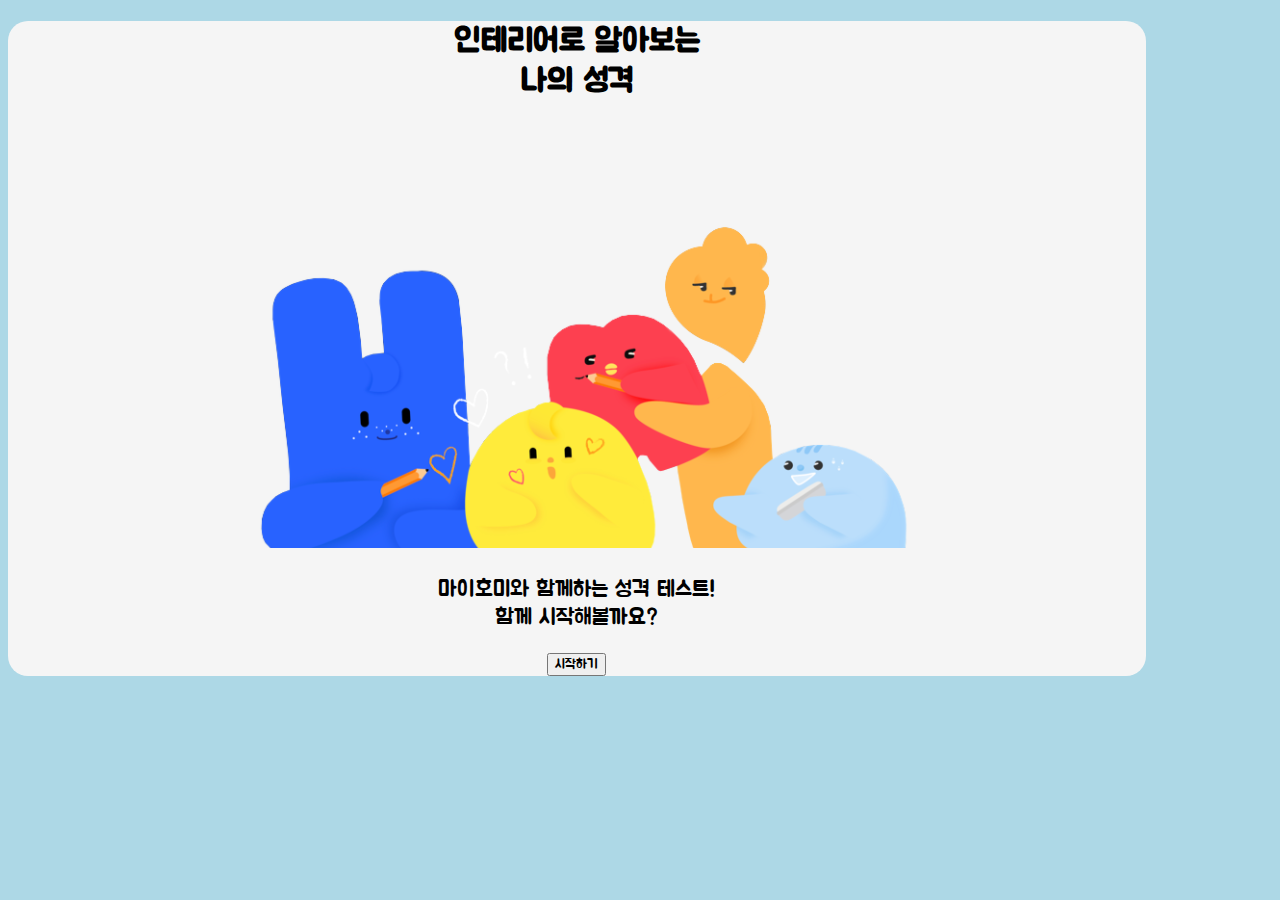
<file: index.html>
<!DOCTYPE html>
<html lang="ko" dir="ltr">

<head>
  <!-- Google Tag Manager -->
  <script>(function(w,d,s,l,i){w[l]=w[l]||[];w[l].push({'gtm.start':
  new Date().getTime(),event:'gtm.js'});var f=d.getElementsByTagName(s)[0],
  j=d.createElement(s),dl=l!='dataLayer'?'&l='+l:'';j.async=true;j.src=
  'https://www.googletagmanager.com/gtm.js?id='+i+dl;f.parentNode.insertBefore(j,f);
  })(window,document,'script','dataLayer','GTM-5STGVCN');</script>
  <!-- End Google Tag Manager -->

  <!-- Global site tag (gtag.js) - Google Analytics -->
  <script async src="https://www.googletagmanager.com/gtag/js?id=G-BRY3FEVCN9"></script>
  <script>
    window.dataLayer = window.dataLayer || [];
    function gtag(){dataLayer.push(arguments);}
    gtag('js', new Date());

    gtag('config', 'G-BRY3FEVCN9');
  </script>

  <meta charset="utf-8">
  <meta name="viewport" content="width=device-width, initial-scale = 1">
  <meta name="author" content="Paeik">
  <meta name="keywords" content="인테리어로 알아보는 나의 성격">
  <meta name="description" content="마이호미식 MBTI가 궁금하다면?">

  <!--sns share -->
  <meta property="og:url" content="https://hdcdvp.netlify.app"/>
  <meta property="og:title" content="인테리어로 알아보는 나의 성격"/>
  <meta property="og:type" content="website"/>
  <meta property="og:image" content="../img/MainHomie.png"/>
  <meta property="og:description" content="#마이호미 #MBTI #인테리어"/>




  <!--favicon-->
  <link rel="shortcut icon" href="img/favicon.ico">
  <link rel="apple-touch-icon-precomposed" href="img/favicon.ico">
  <title>인테리어로 알아보는 나의 성격</title>
  <link href="https://cdn.jsdelivr.net/npm/bootstrap@5.0.0-beta2/dist/css/bootstrap.min.css" rel="stylesheet" integrity="sha384-BmbxuPwQa2lc/FVzBcNJ7UAyJxM6wuqIj61tLrc4wSX0szH/Ev+nYRRuWlolflfl" crossorigin="anonymous">
  <link rel="preconnect" href="https://fonts.gstatic.com">
  <link rel="preconnect" href="https://fonts.gstatic.com">
  <link href="https://fonts.googleapis.com/css2?family=Jua&display=swap" rel="stylesheet">

  <link rel="stylesheet" href="./css/default.css">
  <link rel="stylesheet" href="./css/main.css">
  <link rel="stylesheet" href="./css/qna.css">
  <link rel="stylesheet" href="./css/animation.css">
  <link rel="stylesheet" href="./css/result.css">
  <script src="https://developers.kakao.com/sdk/js/kakao.js"></script>
  <script >
    Kakao.init('dcb8548564b2620192de3ef51e129864');
    Kakao.isInitialized();
  </script>
</head>

<body>
  <!-- Google Tag Manager (noscript) -->
  <noscript><iframe src="https://www.googletagmanager.com/ns.html?id=GTM-5STGVCN"
  height="0" width="0" style="display:none;visibility:hidden"></iframe></noscript>
  <!-- End Google Tag Manager (noscript) -->

  <div class="container">
    <section id="main" class="mx-auto my-5 mb-5 py-5">
      <h1 class="pt-3">인테리어로 알아보는<br>나의 성격</h1>
      <div class="col-lg-6 col-md-8 col-sm-10 col-12 mx-auto">
        <img src="./img/front.png" alt="mainImage" class="img-fluid">
      </div>
      <p style="font-size:22px">
        마이호미와 함께하는
        성격 테스트! <br>
        함께 시작해볼까요?
      </p>
      <button type="button" class="btn btn-primary mt-3"
      onclick="js:begin()">시작하기</button>
    </section>
    <section id="qna">
      <div class="status mx-auto mt-5">
        <div class="statusBar">
        </div>
      </div>
      <div class="qBox my-5 py-3 px-3 mx-auto">

      </div>
      <div class="answerBox mx-auto">

      </div>
    </section>
    <section id="result" class="mx-auto my-5 py-5 px-3">
      <h2 class="pt-3">당신의 결과는?!</h2>
      <div class="resultname">

      </div>
      <div id= "resultImg" class="my-3 col-lg-6 col-md-8 col-sm-10 col-12 mx-auto">

      </div>

      <div class="resultDesc">
      </div>
  <!-- section1.sharingresult-->
      <p style="font-size:18px">
        <br>💜친구에게 나의 결과 공유하기🧡<br>
        <button type="button" class="kakao mt-3 py-2 px-4" onclick="js:setShare()">공유하기</button>
      </p>

<!-- section2.recommendation-->
      <p style="font-size:18px">
        <br><br>🎁나를 위한 추천 아이템🎁<br>
      </p>

      <div id= "recImg" class="my-3 col-lg-6 col-md-8 col-sm-10 col-12 mx-auto"></div>

      <a href="https://m.myhomie.co.kr/checkApp?returnUrl=/order/ipark?returnUrl=/Provider/MallPlan/1260" target="_blank">
        <div id= "advImg" class="my-3 col-lg-6 col-md-8 col-sm-10 col-12 mx-auto">
        </div>
      </a>
      <div class="col-lg-6 col-md-8 col-sm-10 col-12 mx-auto">
        <img src="./img/Login.png" alt="Login" class="img-fluid">
      </div>

<!-- section3.AboutHomie-->
      <p style="font-size:18px">
        <br><br>👋마이호미에 대해 알아보기🖐<br>
      </p>
      <div class="col-lg-6 col-md-8 col-sm-10 col-12 mx-auto">
        <img src="./img/blogText.png" alt="blogText" class="img-fluid">
      </div>
      <a href="https://blog.naver.com/myhomies/222220202415" target="_blank">
        <div class="my-3 col-lg-6 col-md-8 col-sm-10 col-12 mx-auto">
          <img src="./img/blogbanner.png" alt="lastImage" class="img-fluid">
        </div>
      </a>

    </section>
    <script src="./js/data.js" charset="utf-8"></script>
    <script src="./js/start.js" charset="utf-8"></script>
    <script src="./js/share.js" charset="utf-8"></script>
  </div>
</body>

</html>
</file>
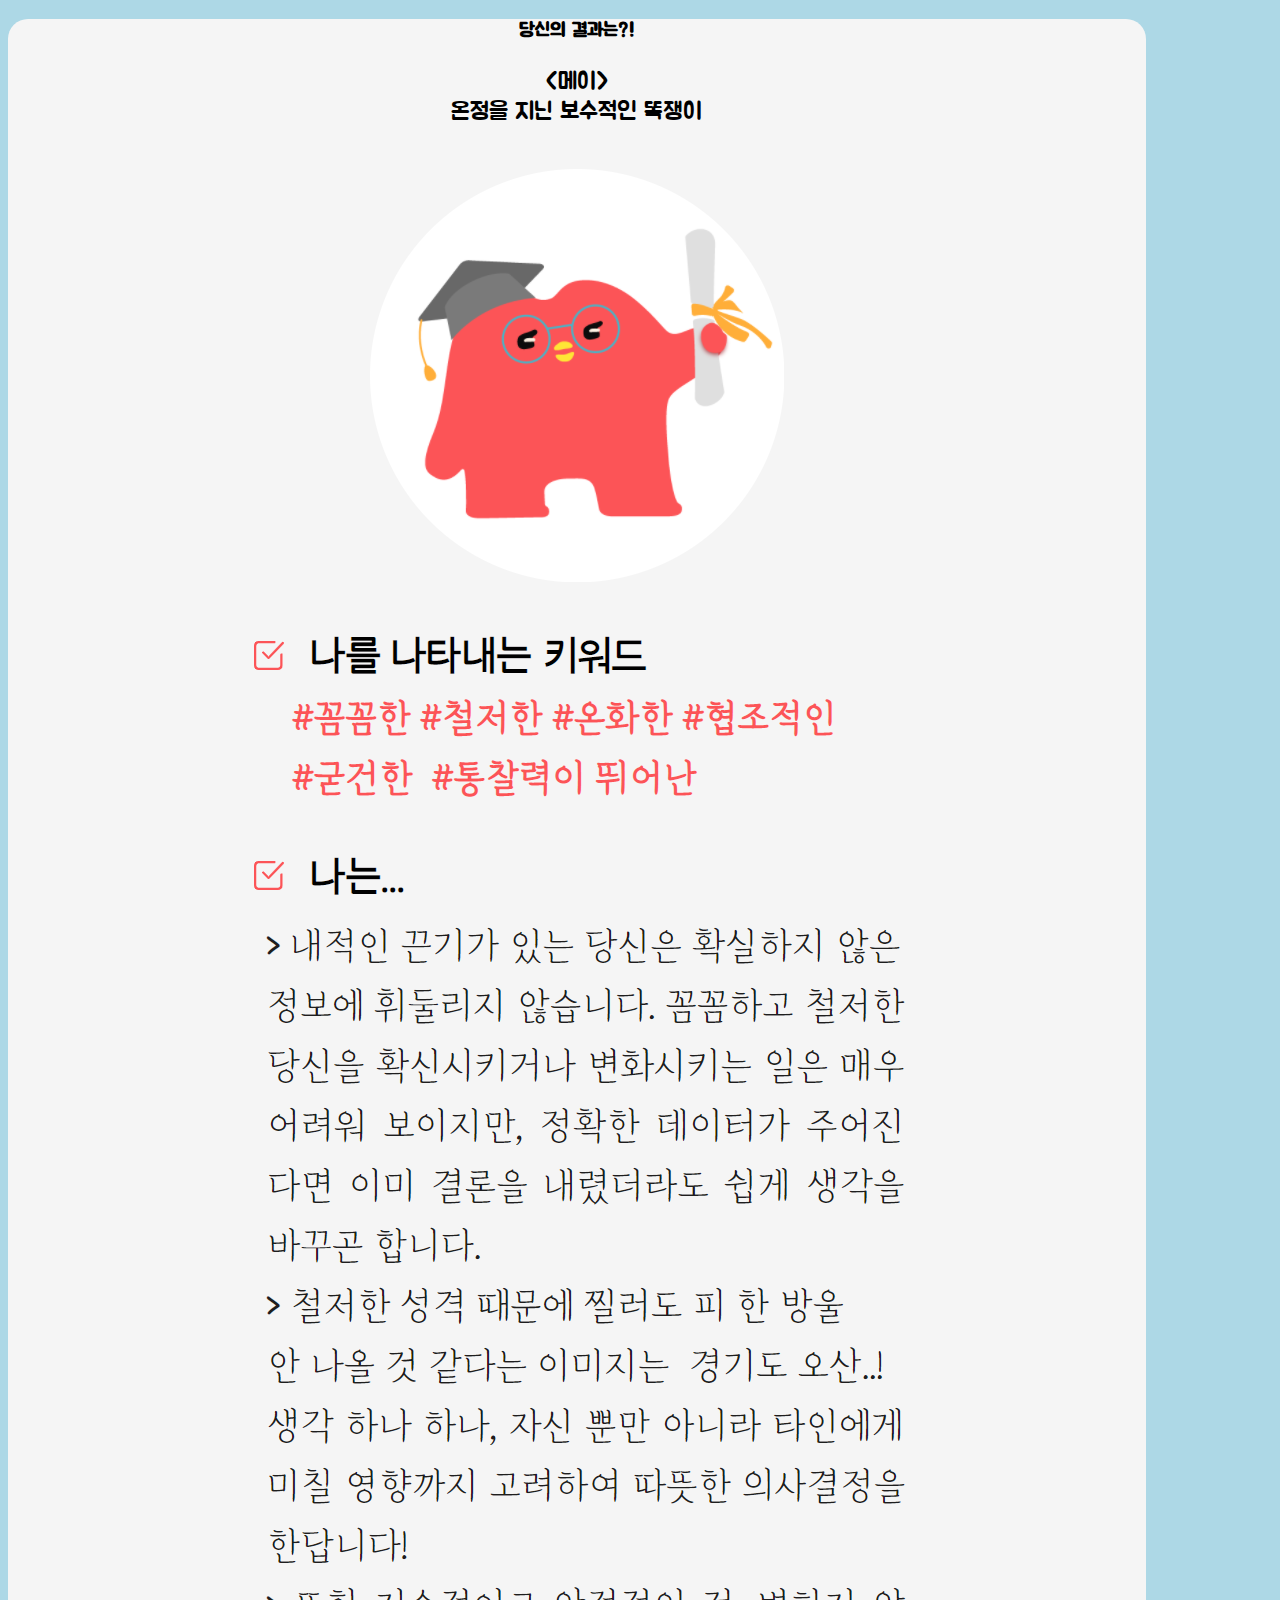
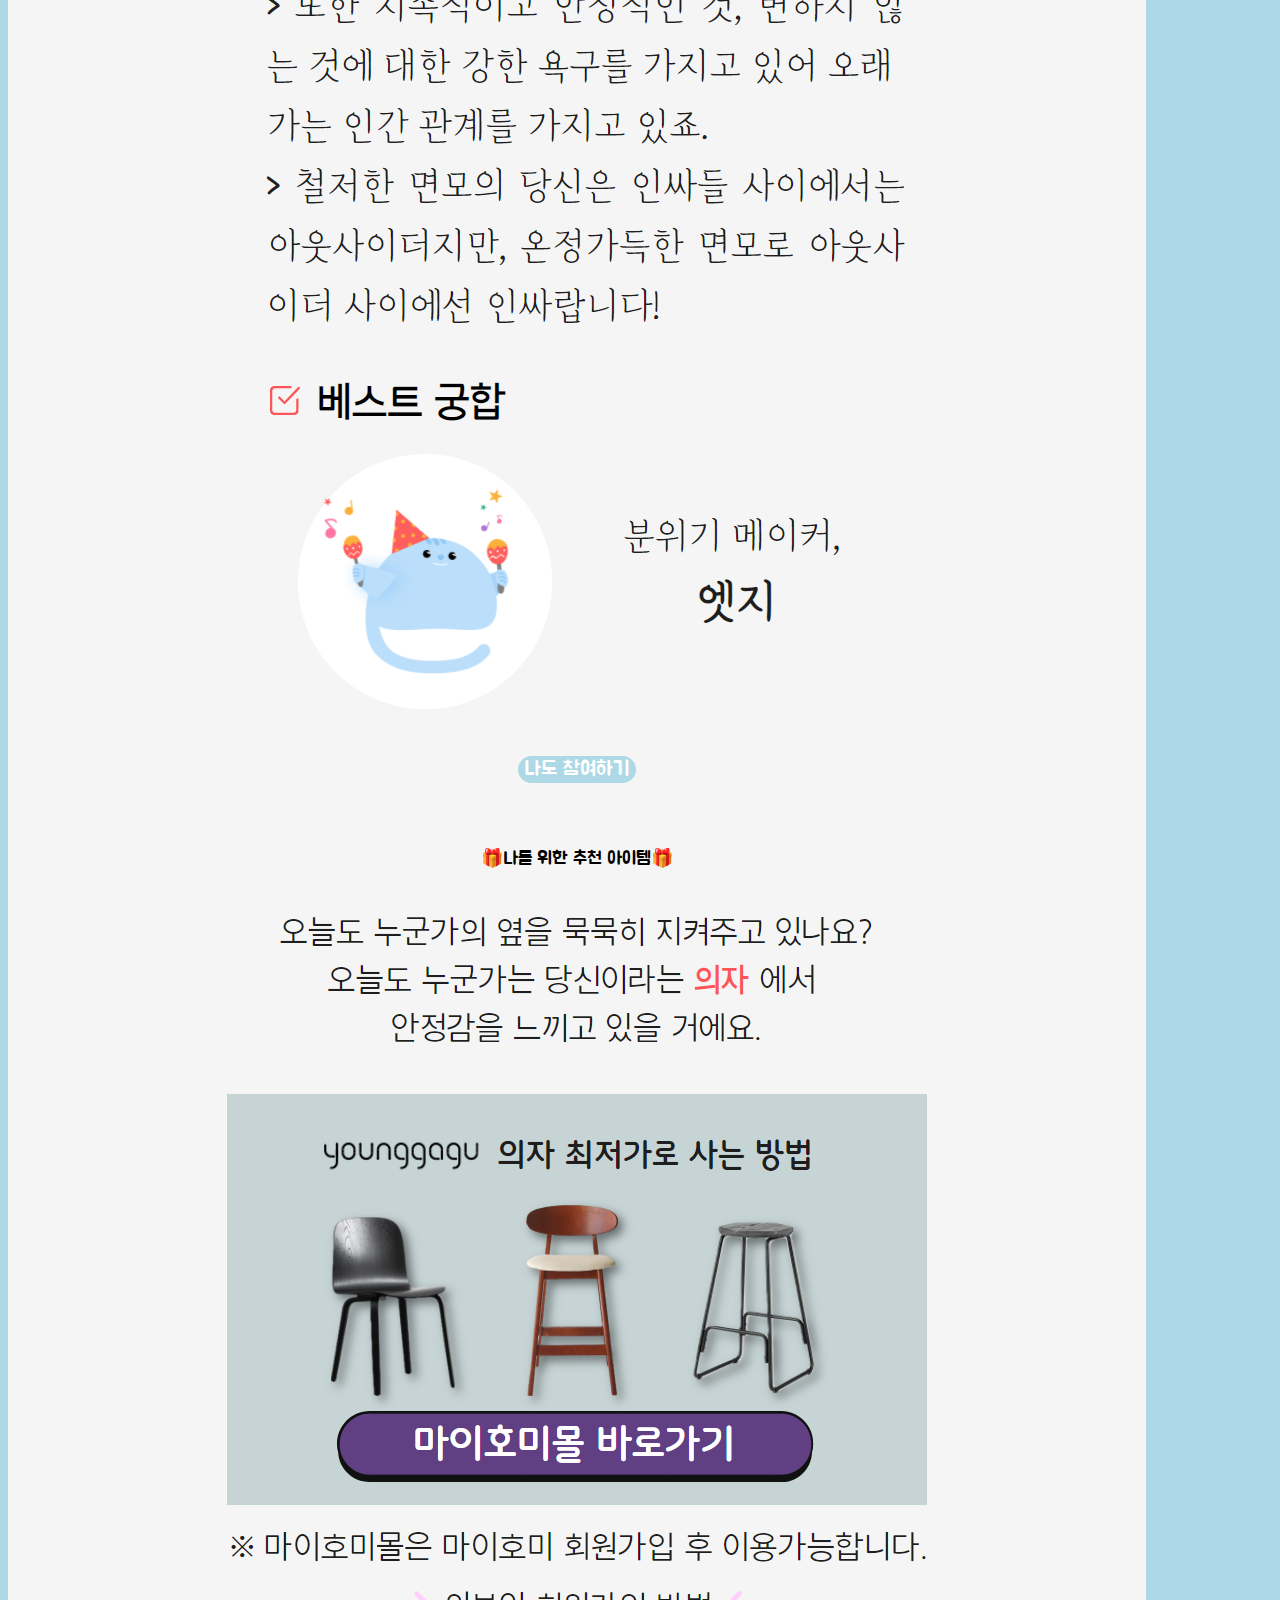
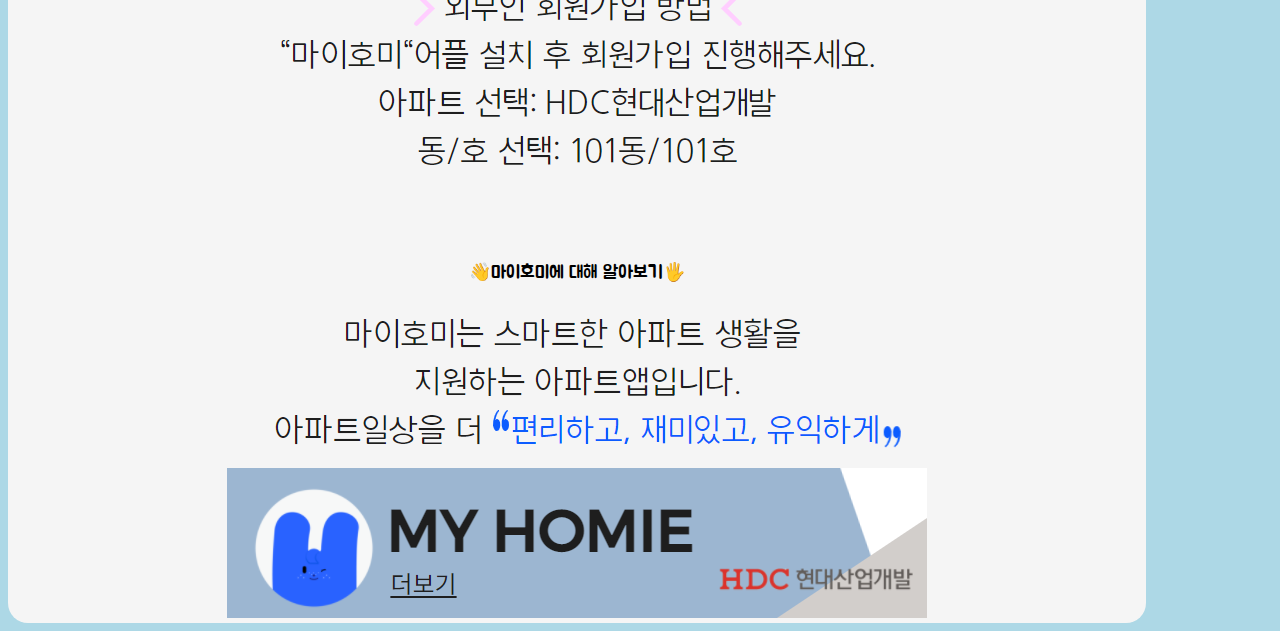
<file: page/result-0.html>
<!DOCTYPE html>
<html lang="ko" dir="ltr">

  <head>
    <!-- Google Tag Manager -->
    <script>(function(w,d,s,l,i){w[l]=w[l]||[];w[l].push({'gtm.start':
    new Date().getTime(),event:'gtm.js'});var f=d.getElementsByTagName(s)[0],
    j=d.createElement(s),dl=l!='dataLayer'?'&l='+l:'';j.async=true;j.src=
    'https://www.googletagmanager.com/gtm.js?id='+i+dl;f.parentNode.insertBefore(j,f);
    })(window,document,'script','dataLayer','GTM-5STGVCN');</script>
    <!-- End Google Tag Manager -->

    <!-- Global site tag (gtag.js) - Google Analytics -->
    <script async src="https://www.googletagmanager.com/gtag/js?id=G-BRY3FEVCN9"></script>
    <script>
      window.dataLayer = window.dataLayer || [];
      function gtag(){dataLayer.push(arguments);}
      gtag('js', new Date());

      gtag('config', 'G-BRY3FEVCN9');
    </script>


    <meta charset="utf-8">
    <title></title>
    <meta charset="utf-8">
    <meta name="viewport" content="width=device-width, initial-scale = 1">
    <meta name="author" content="Paeik">
    <meta name="keywords" content="인테리어로 알아보는 나의 성격">
    <meta name="description" content="마이호미식 MBTI가 궁금하다면?">

    <!--sns share -->
    <meta property="og:url" content="https://hdcdvp.netlify.app"/>
    <meta property="og:title" content="인테리어로 알아보는 나의 성격"/>
    <meta property="og:type" content="website"/>
    <meta property="og:image" content="../img/MainHomie.png"/>
    <meta property="og:description" content="#마이호미 #MBTI #인테리어"/>


    <!--favicon-->
    <link rel="shortcut icon" href="../img/favicon.ico">
    <link rel="apple-touch-icon-precomposed" href="../img/favicon.ico">
    <title>인테리어로 알아보는 나의 성격</title>
    <link href="https://cdn.jsdelivr.net/npm/bootstrap@5.0.0-beta2/dist/css/bootstrap.min.css" rel="stylesheet" integrity="sha384-BmbxuPwQa2lc/FVzBcNJ7UAyJxM6wuqIj61tLrc4wSX0szH/Ev+nYRRuWlolflfl" crossorigin="anonymous">
    <link rel="preconnect" href="https://fonts.gstatic.com">
    <link rel="preconnect" href="https://fonts.gstatic.com">
    <link href="https://fonts.googleapis.com/css2?family=Jua&display=swap" rel="stylesheet">
    <link rel="stylesheet" href="../css/default.css">
    <link rel="stylesheet" href="../css/result.css">
  </head>


  <body>
    <!-- Google Tag Manager (noscript) -->
    <noscript><iframe src="https://www.googletagmanager.com/ns.html?id=GTM-5STGVCN"
    height="0" width="0" style="display:none;visibility:hidden"></iframe></noscript>
    <!-- End Google Tag Manager (noscript) -->

    <section id="shareResult" class="mx-auto my-5 py-5 px-3">
      <h3 class="pt-3">당신의 결과는?!</h3>
      <div class="resultname">
        <p><메이><br/>온정을 지닌 보수적인 똑쟁이</p>
      </div>
      <div id= "resultImg" class="my-3 col-lg-6 col-md-8 col-sm-10 col-12 mx-auto">
        <img src="../img/image-0.png" alt="0" class="img-fluid">
      </div>
      <div class="resultDesc">
      </div>

      <script type="text/javascript">
        function moveHome(){
          location.href= "/index.html";
        }
      </script>
      <button type="button" class="gohome mt-3 py-2 px-4" onclick="js:moveHome()">나도 참여하기</button>

  <!-- 추가내용-->
      <p style="font-size:18px">
        <br><br>🎁나를 위한 추천 아이템🎁<br>
      </p>
      <div id= "recImg" class="my-3 col-lg-6 col-md-8 col-sm-10 col-12 mx-auto">
        <img src="../img/rec-0.png" alt="0" class="img-fluid">
      </div>

      <a href="https://m.myhomie.co.kr/checkApp?returnUrl=/order/ipark?returnUrl=/Provider/MallPlan/1260" target="_blank">
        <div id= "advImg" class="my-3 col-lg-6 col-md-8 col-sm-10 col-12 mx-auto">
          <img src="../img/adv-0.png" alt="0" class="img-fluid">
        </div>
      </a>
      <div class="col-lg-6 col-md-8 col-sm-10 col-12 mx-auto">
        <img src="../img/Login.png" alt="Login" class="img-fluid">
      </div>

      <p style="font-size:18px">
        <br><br>👋마이호미에 대해 알아보기🖐<br>
      </p>
      <div class="col-lg-6 col-md-8 col-sm-10 col-12 mx-auto">
        <img src="../img/blogText.png" alt="blogText" class="img-fluid">
      </div>
      <a href="https://blog.naver.com/myhomies/222220202415" target="_blank">
        <div class="my-3 col-lg-6 col-md-8 col-sm-10 col-12 mx-auto">
          <img src="../img/blogbanner.png" alt="lastImage" class="img-fluid">
        </div>
      </a>

    </section>
  </body>
</html>
</file>
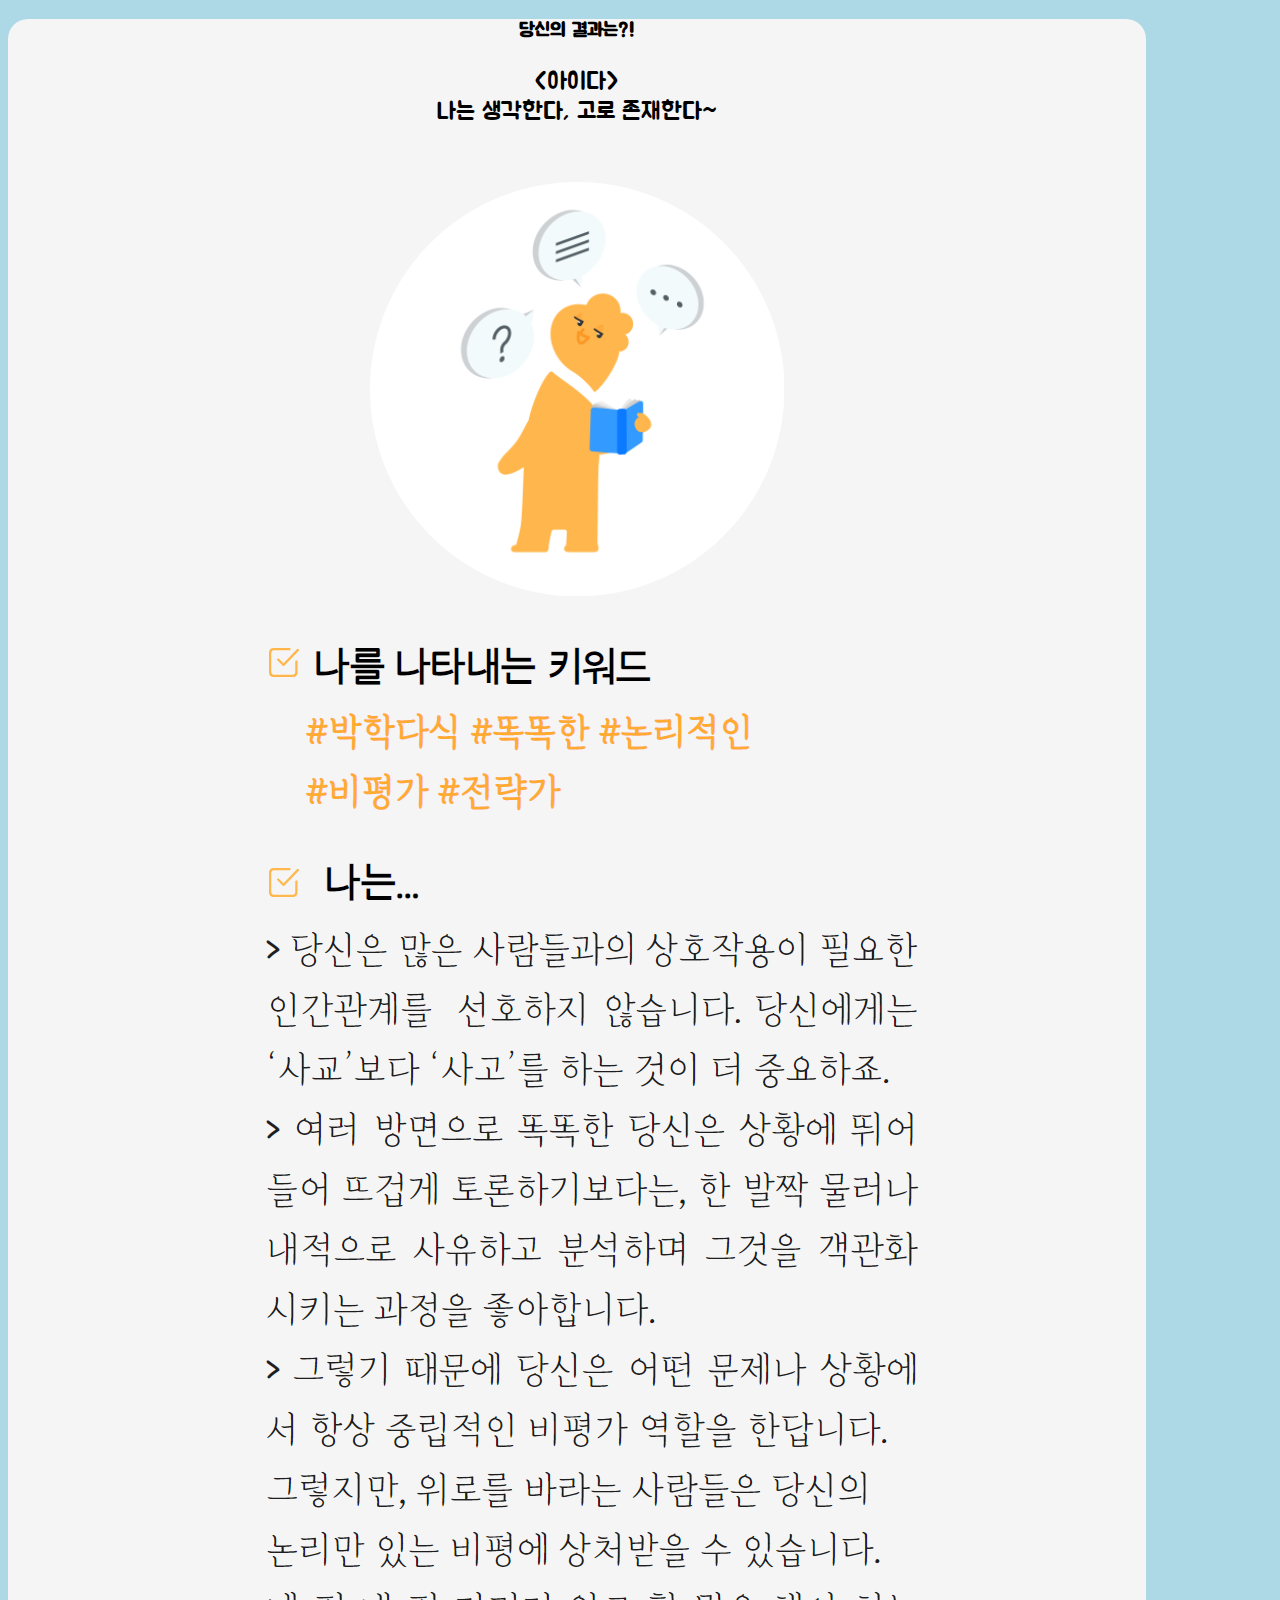
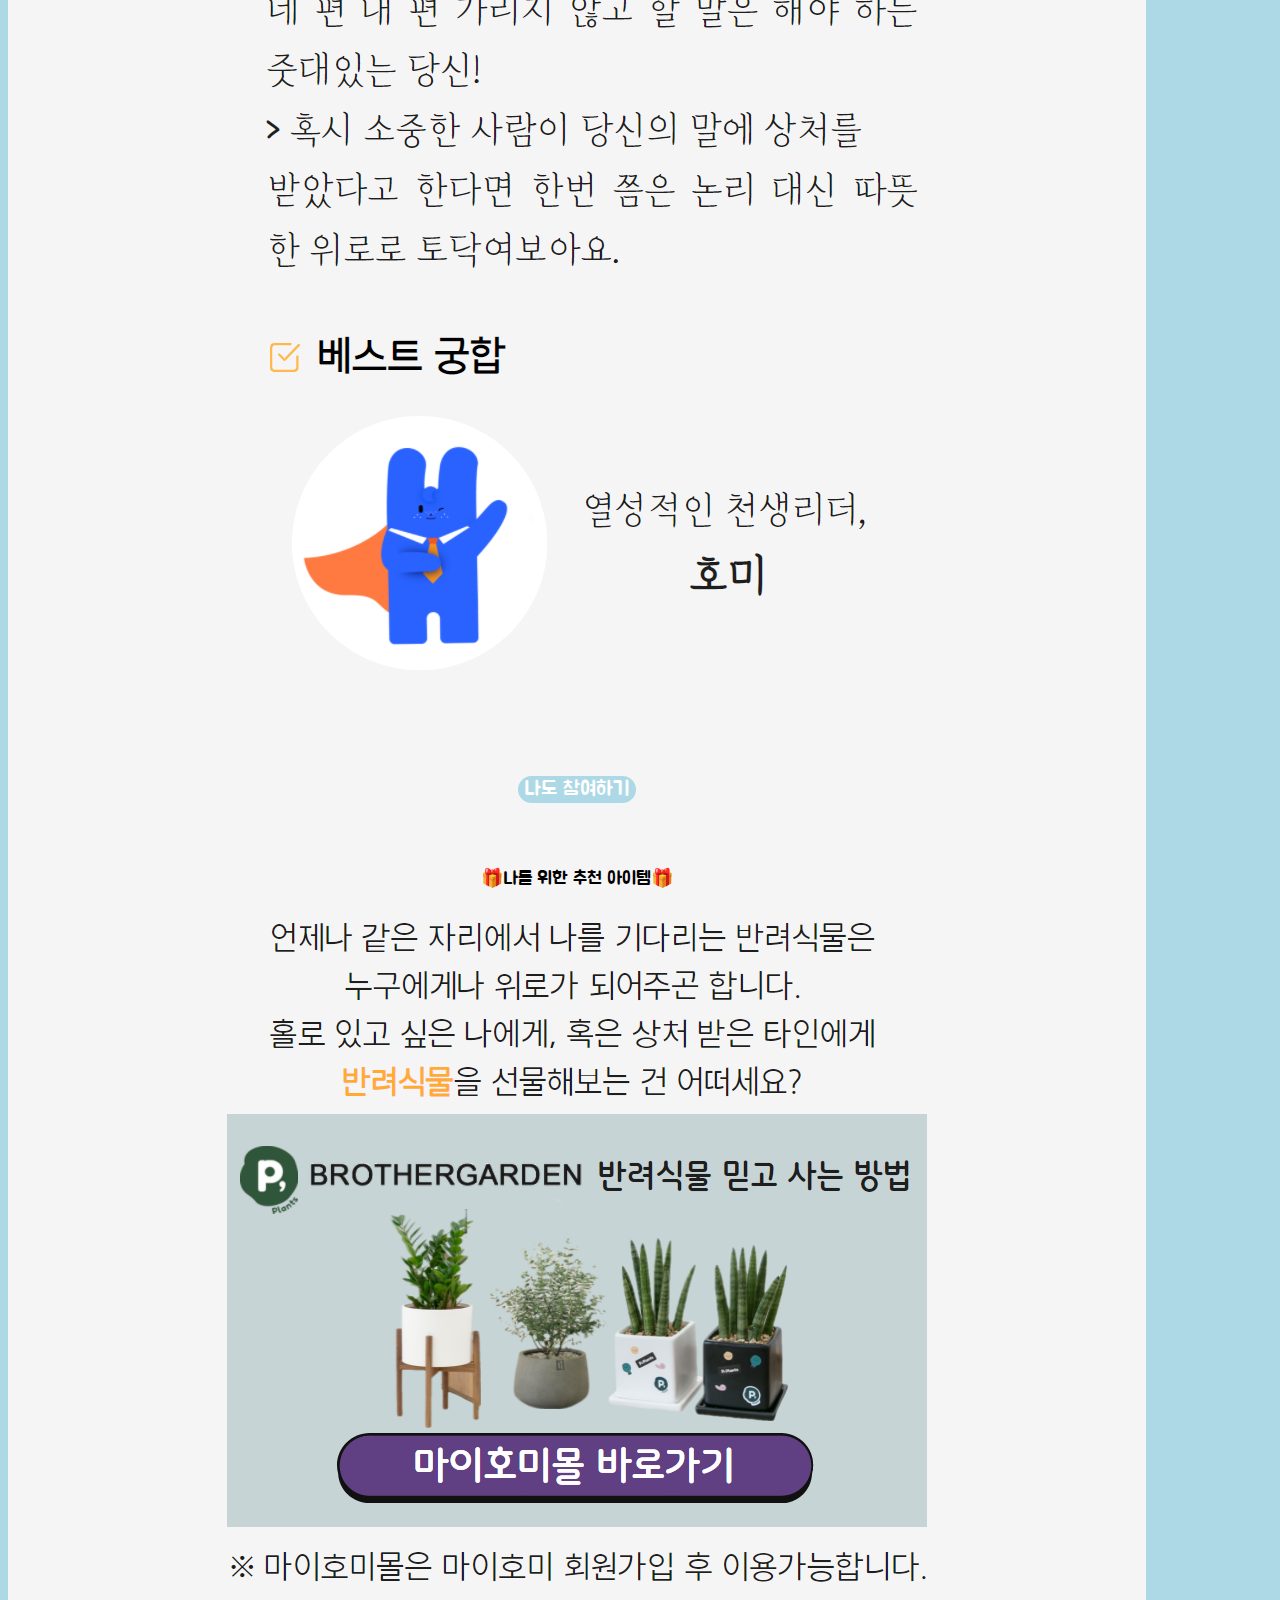
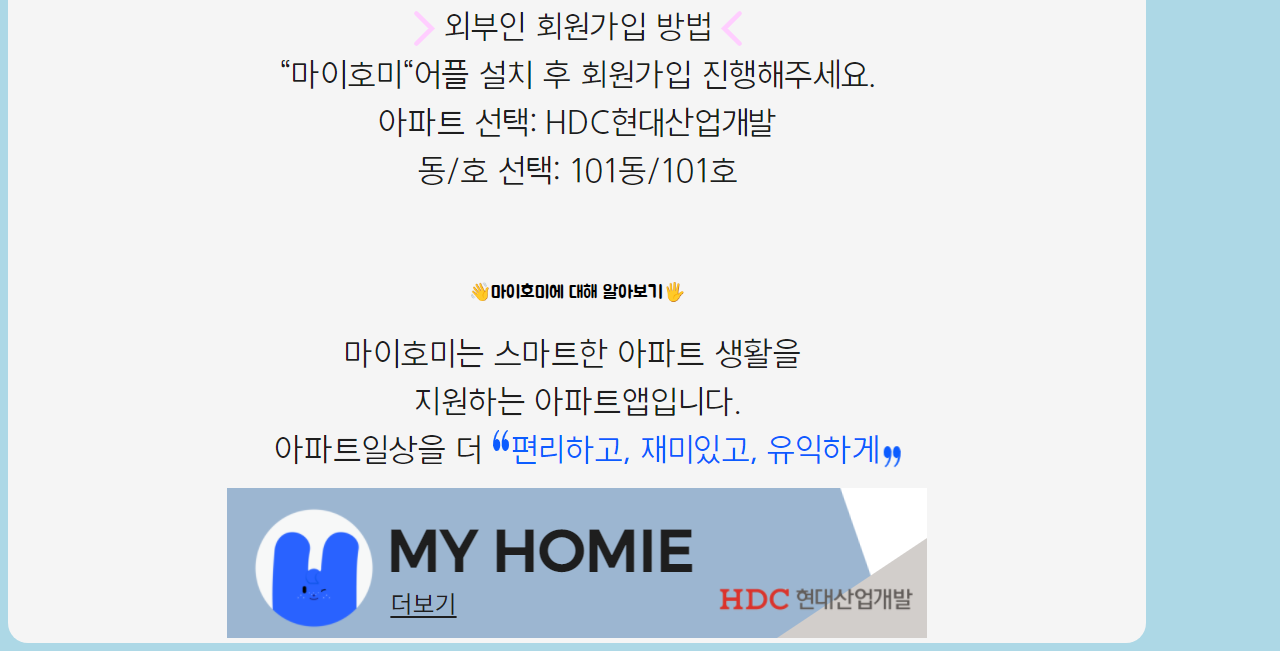
<file: page/result-1.html>
<!DOCTYPE html>
<html lang="ko" dir="ltr">
  <head>
    <!-- Google Tag Manager -->
    <script>(function(w,d,s,l,i){w[l]=w[l]||[];w[l].push({'gtm.start':
    new Date().getTime(),event:'gtm.js'});var f=d.getElementsByTagName(s)[0],
    j=d.createElement(s),dl=l!='dataLayer'?'&l='+l:'';j.async=true;j.src=
    'https://www.googletagmanager.com/gtm.js?id='+i+dl;f.parentNode.insertBefore(j,f);
    })(window,document,'script','dataLayer','GTM-5STGVCN');</script>
    <!-- End Google Tag Manager -->

    <!-- Global site tag (gtag.js) - Google Analytics -->
    <script async src="https://www.googletagmanager.com/gtag/js?id=G-BRY3FEVCN9"></script>
    <script>
      window.dataLayer = window.dataLayer || [];
      function gtag(){dataLayer.push(arguments);}
      gtag('js', new Date());

      gtag('config', 'G-BRY3FEVCN9');
    </script>

    <meta charset="utf-8">
    <title></title>
    <meta charset="utf-8">
    <meta name="viewport" content="width=device-width, initial-scale = 1">
    <meta name="author" content="Paeik">
    <meta name="keywords" content="인테리어로 알아보는 나의 성격">
    <meta name="description" content="마이호미식 MBTI가 궁금하다면?">

    <!--sns share -->
    <meta property="og:url" content="https://hdcdvp.netlify.app"/>
    <meta property="og:title" content="인테리어로 알아보는 나의 성격"/>
    <meta property="og:type" content="website"/>
    <meta property="og:image" content="../img/MainHomie.png"/>
    <meta property="og:description" content="#마이호미 #MBTI #인테리어"/>


    <!--favicon-->
    <link rel="shortcut icon" href="../img/favicon.ico">
    <link rel="apple-touch-icon-precomposed" href="../img/favicon.ico">
    <title>인테리어로 알아보는 나의 성격</title>
    <link href="https://cdn.jsdelivr.net/npm/bootstrap@5.0.0-beta2/dist/css/bootstrap.min.css" rel="stylesheet" integrity="sha384-BmbxuPwQa2lc/FVzBcNJ7UAyJxM6wuqIj61tLrc4wSX0szH/Ev+nYRRuWlolflfl" crossorigin="anonymous">
    <link rel="preconnect" href="https://fonts.gstatic.com">
    <link rel="preconnect" href="https://fonts.gstatic.com">
    <link href="https://fonts.googleapis.com/css2?family=Jua&display=swap" rel="stylesheet">
    <link rel="stylesheet" href="../css/default.css">
    <link rel="stylesheet" href="../css/result.css">
  </head>
  <body>
    <!-- Google Tag Manager (noscript) -->
    <noscript><iframe src="https://www.googletagmanager.com/ns.html?id=GTM-5STGVCN"
    height="0" width="0" style="display:none;visibility:hidden"></iframe></noscript>
    <!-- End Google Tag Manager (noscript) -->

    <section id="shareResult" class="mx-auto my-5 py-5 px-3">
      <h3 class="pt-3">당신의 결과는?!</h3>
      <div class="resultname">
        <p><아이다><br/>나는 생각한다, 고로 존재한다~</p>
      </div>
      <div id= "resultImg" class="my-3 col-lg-6 col-md-8 col-sm-10 col-12 mx-auto">
        <img src="../img/image-1.png" alt="0" class="img-fluid">
      </div>
      <div class="resultDesc">
        <p></p>
      </div>
      <script type="text/javascript">
        function moveHome(){
          location.href= "/index.html";
        }
      </script>
      <button type="button" class="gohome mt-3 py-2 px-4" onclick="js:moveHome()">나도 참여하기</button>
  <!-- 추가내용-->
      <p style="font-size:18px">
        <br><br>🎁나를 위한 추천 아이템🎁<br>
      </p>
      <div id= "recImg" class="my-3 col-lg-6 col-md-8 col-sm-10 col-12 mx-auto">
        <img src="../img/rec-1.png" alt="1" class="img-fluid">
      </div>

      <a href="https://m.myhomie.co.kr/checkApp?returnUrl=/order/ipark?returnUrl=/Provider/MallPlan/1260" target="_blank">
        <div id= "advImg" class="my-3 col-lg-6 col-md-8 col-sm-10 col-12 mx-auto">
          <img src="../img/adv-1.png" alt="1" class="img-fluid">
        </div>
      </a>
      <div class="col-lg-6 col-md-8 col-sm-10 col-12 mx-auto">
        <img src="../img/Login.png" alt="Login" class="img-fluid">
      </div>

      <p style="font-size:18px">
        <br><br>👋마이호미에 대해 알아보기🖐<br>
      </p>
      <div class="col-lg-6 col-md-8 col-sm-10 col-12 mx-auto">
        <img src="../img/blogText.png" alt="blogText" class="img-fluid">
      </div>
      <a href="https://blog.naver.com/myhomies/222220202415" target="_blank">
        <div class="my-3 col-lg-6 col-md-8 col-sm-10 col-12 mx-auto">
          <img src="../img/blogbanner.png" alt="lastImage" class="img-fluid">
        </div>
      </a>
    </section>
  </body>
</html>
</file>
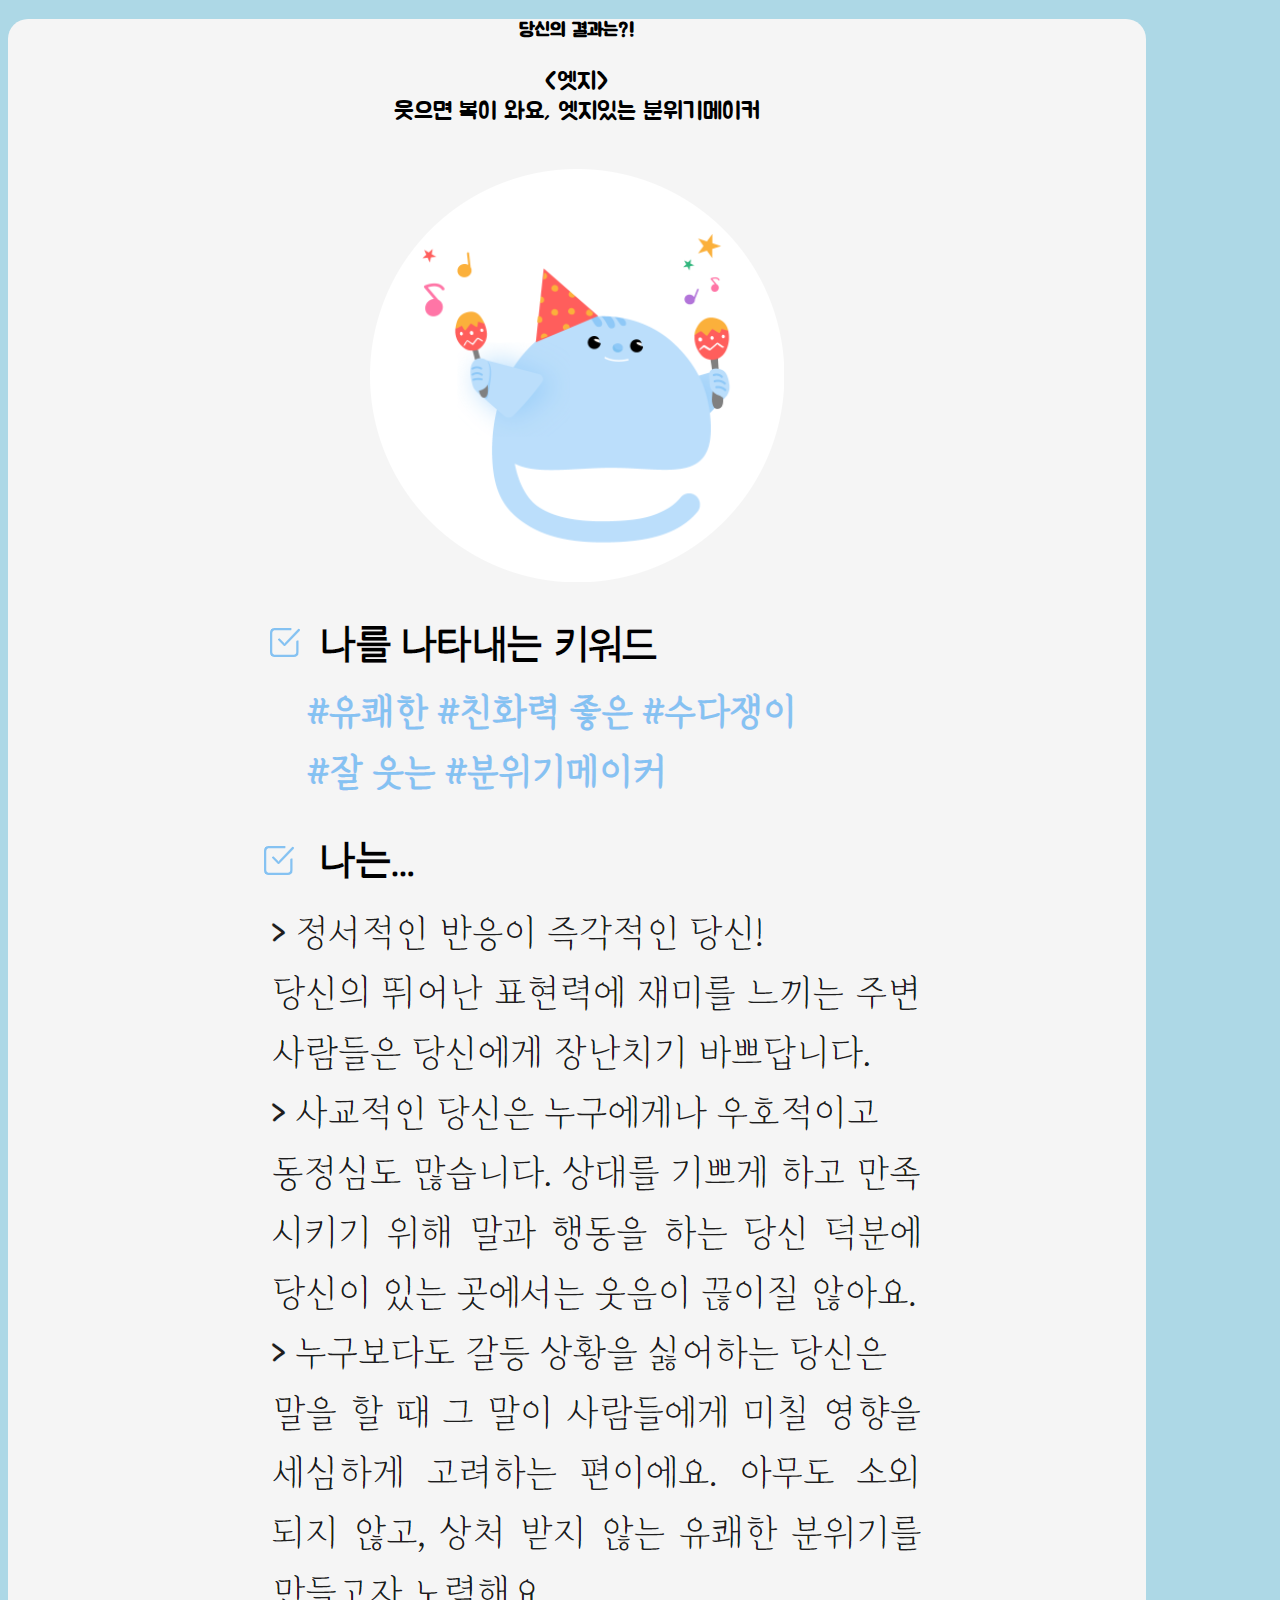
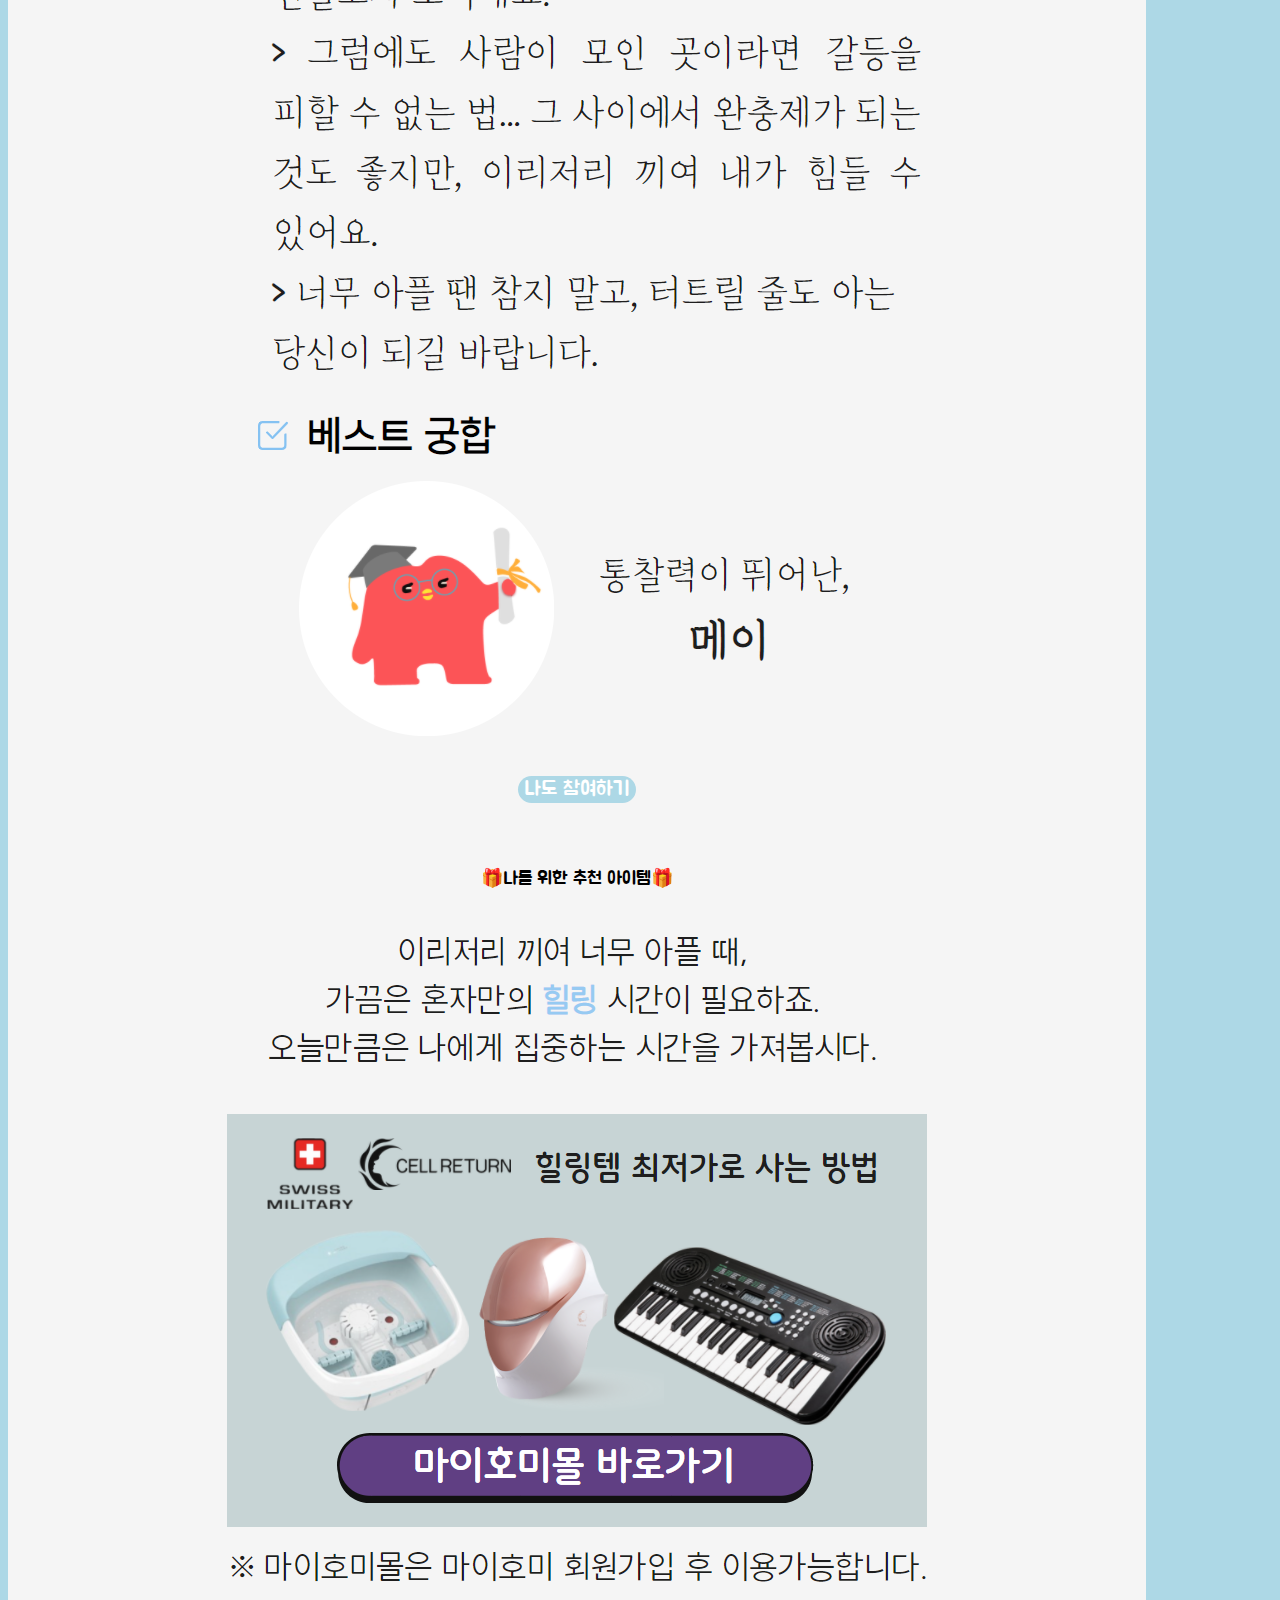
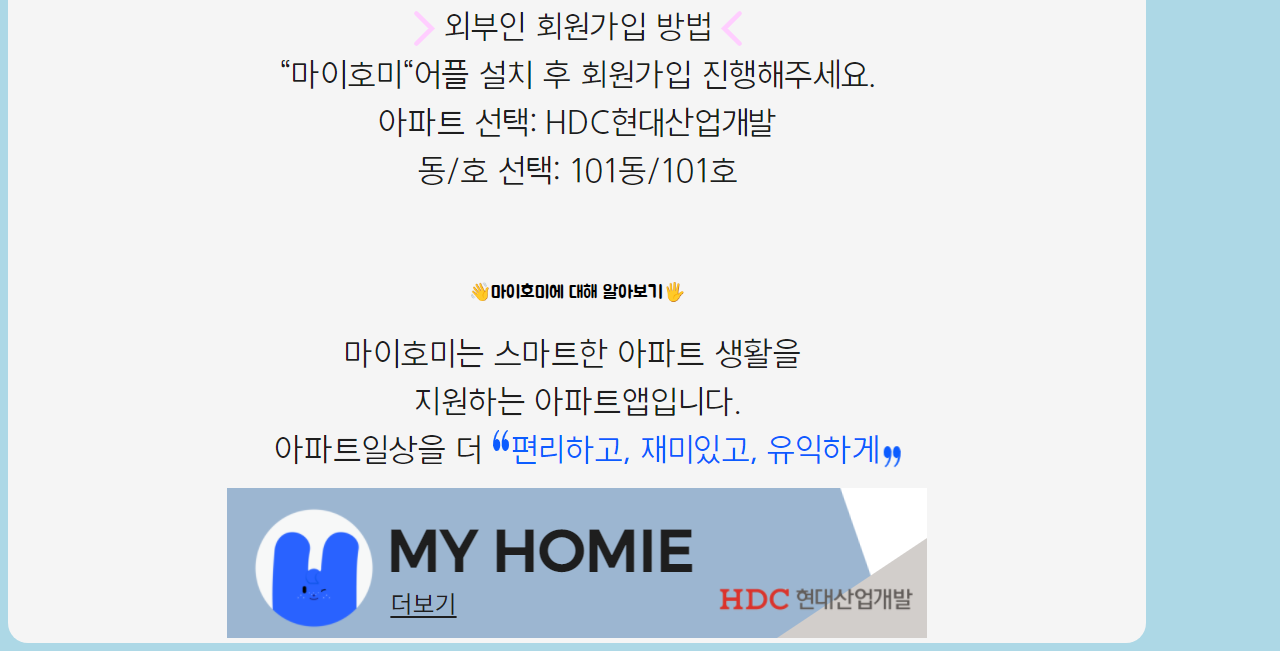
<file: page/result-2.html>
<!DOCTYPE html>
<html lang="ko" dir="ltr">
  <head>
    <!-- Google Tag Manager -->
    <script>(function(w,d,s,l,i){w[l]=w[l]||[];w[l].push({'gtm.start':
    new Date().getTime(),event:'gtm.js'});var f=d.getElementsByTagName(s)[0],
    j=d.createElement(s),dl=l!='dataLayer'?'&l='+l:'';j.async=true;j.src=
    'https://www.googletagmanager.com/gtm.js?id='+i+dl;f.parentNode.insertBefore(j,f);
    })(window,document,'script','dataLayer','GTM-5STGVCN');</script>
    <!-- End Google Tag Manager -->

    <!-- Global site tag (gtag.js) - Google Analytics -->
    <script async src="https://www.googletagmanager.com/gtag/js?id=G-BRY3FEVCN9"></script>
    <script>
      window.dataLayer = window.dataLayer || [];
      function gtag(){dataLayer.push(arguments);}
      gtag('js', new Date());

      gtag('config', 'G-BRY3FEVCN9');
    </script>

    <meta charset="utf-8">
    <title></title>
    <meta charset="utf-8">
    <meta name="viewport" content="width=device-width, initial-scale = 1">
    <meta name="author" content="Paeik">
    <meta name="keywords" content="인테리어로 알아보는 나의 성격">
    <meta name="description" content="마이호미식 MBTI가 궁금하다면?">

    <!--sns share -->
    <meta property="og:url" content="https://hdcdvp.netlify.app"/>
    <meta property="og:title" content="인테리어로 알아보는 나의 성격"/>
    <meta property="og:type" content="website"/>
    <meta property="og:image" content="../img/MainHomie.png"/>
    <meta property="og:description" content="#마이호미 #MBTI #인테리어"/>

    <!--favicon-->
    <link rel="shortcut icon" href="../img/favicon.ico">
    <link rel="apple-touch-icon-precomposed" href="../img/favicon.ico">
    <title>인테리어로 알아보는 나의 성격</title>
    <link href="https://cdn.jsdelivr.net/npm/bootstrap@5.0.0-beta2/dist/css/bootstrap.min.css" rel="stylesheet" integrity="sha384-BmbxuPwQa2lc/FVzBcNJ7UAyJxM6wuqIj61tLrc4wSX0szH/Ev+nYRRuWlolflfl" crossorigin="anonymous">
    <link rel="preconnect" href="https://fonts.gstatic.com">
    <link rel="preconnect" href="https://fonts.gstatic.com">
    <link href="https://fonts.googleapis.com/css2?family=Jua&display=swap" rel="stylesheet">
    <link rel="stylesheet" href="../css/default.css">
    <link rel="stylesheet" href="../css/result.css">
  </head>

  <body>
    <!-- Google Tag Manager (noscript) -->
    <noscript><iframe src="https://www.googletagmanager.com/ns.html?id=GTM-5STGVCN"
    height="0" width="0" style="display:none;visibility:hidden"></iframe></noscript>
    <!-- End Google Tag Manager (noscript) -->

    <section id="shareResult" class="mx-auto my-5 py-5 px-3">
      <h3 class="pt-3">당신의 결과는?!</h3>
      <div class="resultname">
        <p><엣지><br/>웃으면 복이 와요, 엣지있는 분위기메이커</p>
      </div>
      <div id= "resultImg" class="my-3 col-lg-6 col-md-8 col-sm-10 col-12 mx-auto">
        <img src="../img/image-2.png" alt="0" class="img-fluid">
      </div>
      <div class="resultDesc">
        <p></p>
      </div>
      <script type="text/javascript">
        function moveHome(){
          location.href= "/index.html";
        }
      </script>
      <button type="button" class="gohome mt-3 py-2 px-4" onclick="js:moveHome()">나도 참여하기</button>
<!--추가설명-->
      <p style="font-size:18px">
        <br><br>🎁나를 위한 추천 아이템🎁<br>
      </p>
      <div id= "recImg" class="my-3 col-lg-6 col-md-8 col-sm-10 col-12 mx-auto">
        <img src="../img/rec-2.png" alt="2" class="img-fluid">
      </div>

      <a href="https://m.myhomie.co.kr/checkApp?returnUrl=/order/ipark?returnUrl=/Provider/MallPlan/1260" target="_blank">
        <div id= "advImg" class="my-3 col-lg-6 col-md-8 col-sm-10 col-12 mx-auto">
          <img src="../img/adv-2.png" alt="2" class="img-fluid">
        </div>
      </a>
      <div class="col-lg-6 col-md-8 col-sm-10 col-12 mx-auto">
        <img src="../img/Login.png" alt="Login" class="img-fluid">
      </div>

      <p style="font-size:18px">
        <br><br>👋마이호미에 대해 알아보기🖐<br>
      </p>
      <div class="col-lg-6 col-md-8 col-sm-10 col-12 mx-auto">
        <img src="../img/blogText.png" alt="blogText" class="img-fluid">
      </div>
      <a href="https://blog.naver.com/myhomies/222220202415" target="_blank">
        <div class="my-3 col-lg-6 col-md-8 col-sm-10 col-12 mx-auto">
          <img src="../img/blogbanner.png" alt="lastImage" class="img-fluid">
        </div>
      </a>

    </section>
  </body>
</html>
</file>
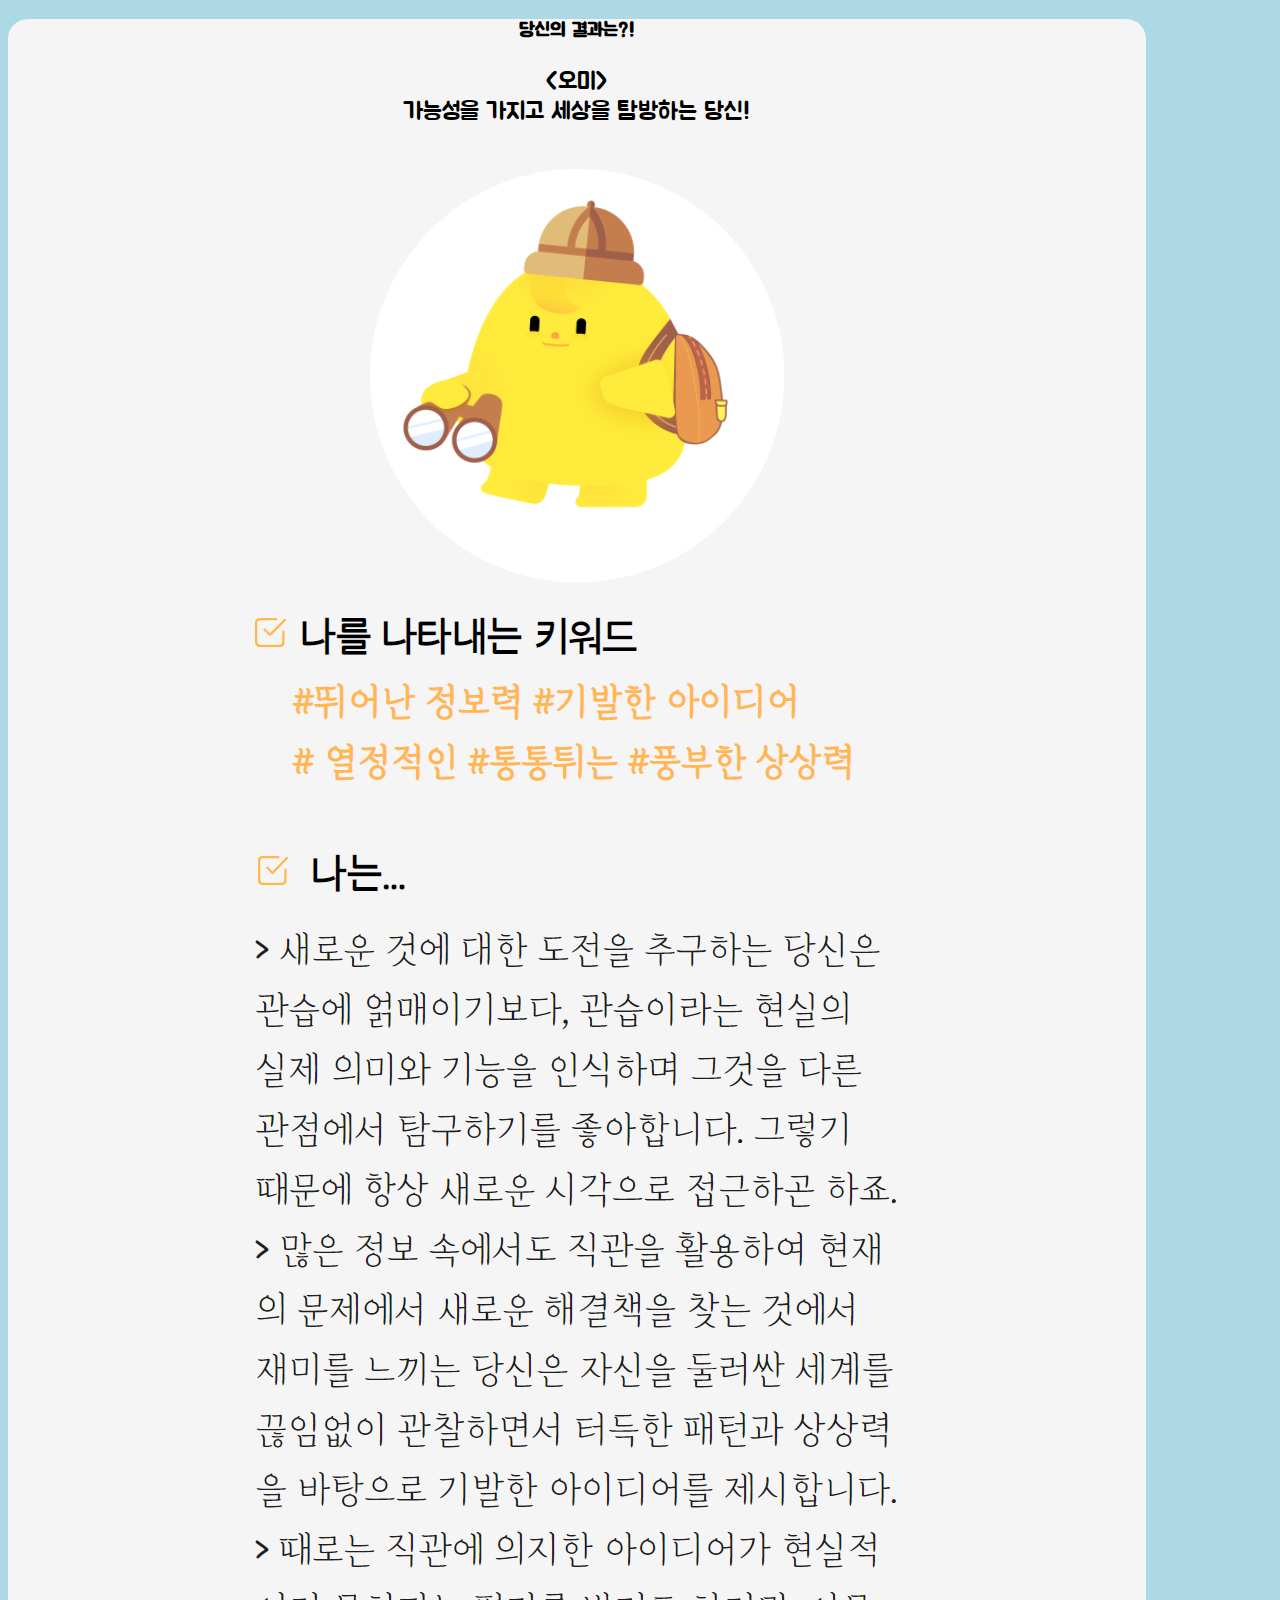
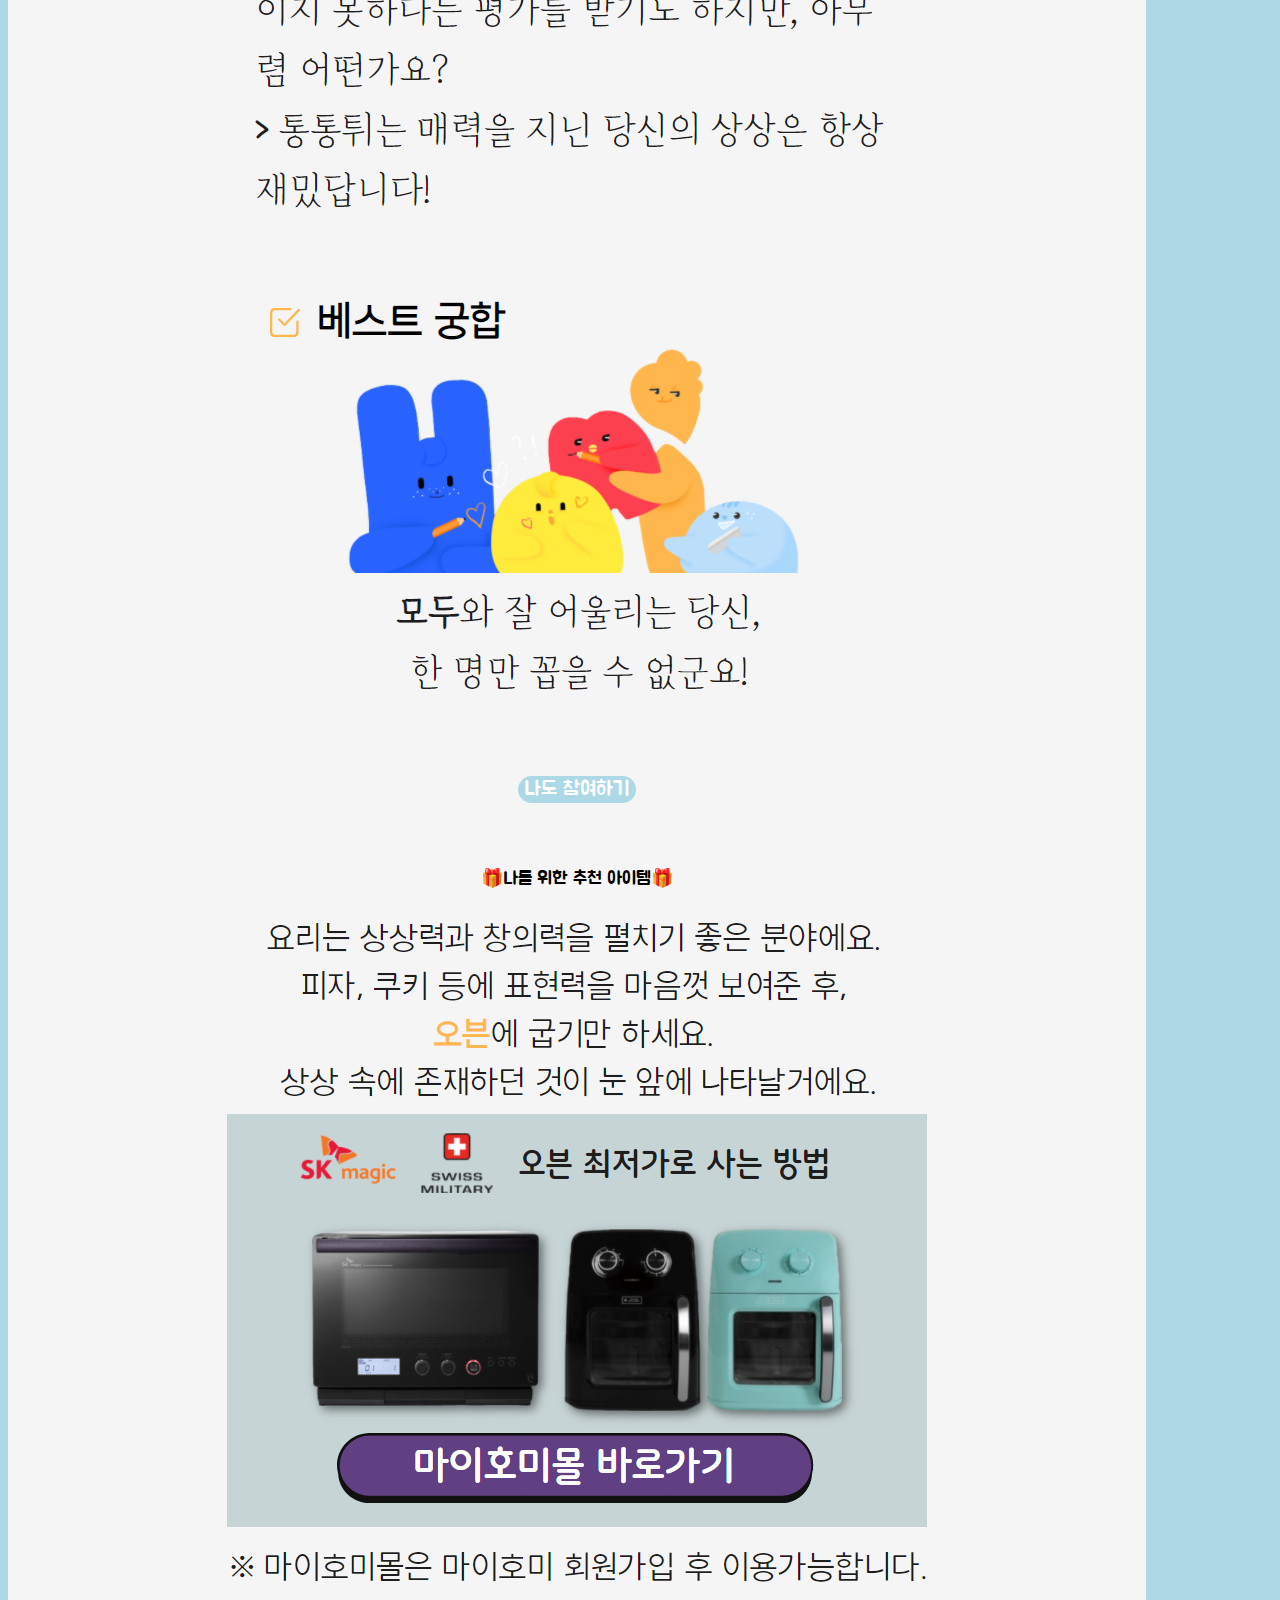
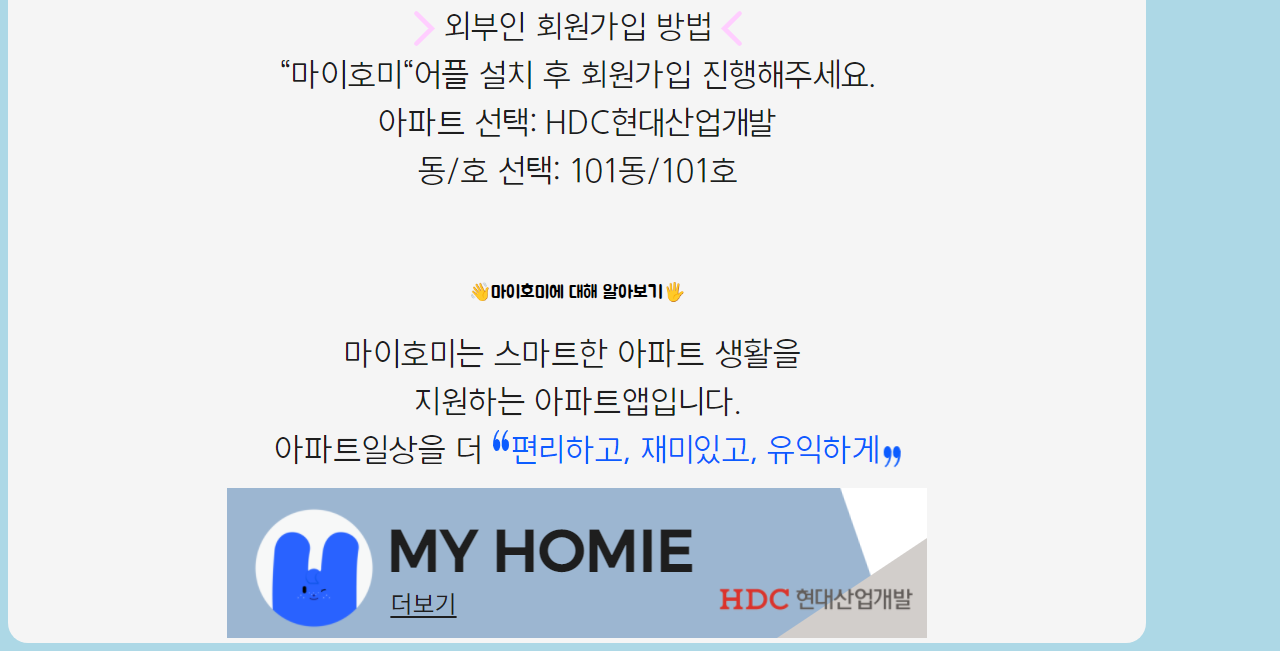
<file: page/result-3.html>
<!DOCTYPE html>
<html lang="ko" dir="ltr">
  <head>
    <!-- Google Tag Manager -->
    <script>(function(w,d,s,l,i){w[l]=w[l]||[];w[l].push({'gtm.start':
    new Date().getTime(),event:'gtm.js'});var f=d.getElementsByTagName(s)[0],
    j=d.createElement(s),dl=l!='dataLayer'?'&l='+l:'';j.async=true;j.src=
    'https://www.googletagmanager.com/gtm.js?id='+i+dl;f.parentNode.insertBefore(j,f);
    })(window,document,'script','dataLayer','GTM-5STGVCN');</script>
    <!-- End Google Tag Manager -->

    <!-- Global site tag (gtag.js) - Google Analytics -->
    <script async src="https://www.googletagmanager.com/gtag/js?id=G-BRY3FEVCN9"></script>
    <script>
      window.dataLayer = window.dataLayer || [];
      function gtag(){dataLayer.push(arguments);}
      gtag('js', new Date());

      gtag('config', 'G-BRY3FEVCN9');
    </script>

    <meta charset="utf-8">
    <title></title>
    <meta charset="utf-8">
    <meta name="viewport" content="width=device-width, initial-scale = 1">
    <meta name="author" content="Paeik">
    <meta name="keywords" content="인테리어로 알아보는 나의 성격">
    <meta name="description" content="마이호미식 MBTI가 궁금하다면?">

    <!--sns share -->
    <meta property="og:url" content="https://hdcdvp.netlify.app"/>
    <meta property="og:title" content="인테리어로 알아보는 나의 성격"/>
    <meta property="og:type" content="website"/>
    <meta property="og:image" content="../img/MainHomie.png"/>
    <meta property="og:description" content="#마이호미 #MBTI #인테리어"/>


    <!--favicon-->
    <link rel="shortcut icon" href="../img/favicon.ico">
    <link rel="apple-touch-icon-precomposed" href="../img/favicon.ico">
    <title>인테리어로 알아보는 나의 성격</title>
    <link href="https://cdn.jsdelivr.net/npm/bootstrap@5.0.0-beta2/dist/css/bootstrap.min.css" rel="stylesheet" integrity="sha384-BmbxuPwQa2lc/FVzBcNJ7UAyJxM6wuqIj61tLrc4wSX0szH/Ev+nYRRuWlolflfl" crossorigin="anonymous">
    <link rel="preconnect" href="https://fonts.gstatic.com">
    <link rel="preconnect" href="https://fonts.gstatic.com">
    <link href="https://fonts.googleapis.com/css2?family=Jua&display=swap" rel="stylesheet">
    <link rel="stylesheet" href="../css/default.css">
    <link rel="stylesheet" href="../css/result.css">
  </head>

  <body>
    <!-- Google Tag Manager (noscript) -->
    <noscript><iframe src="https://www.googletagmanager.com/ns.html?id=GTM-5STGVCN"
    height="0" width="0" style="display:none;visibility:hidden"></iframe></noscript>
    <!-- End Google Tag Manager (noscript) -->

    <section id="shareResult" class="mx-auto my-5 py-5 px-3">
      <h3 class="pt-3">당신의 결과는?!</h3>
      <div class="resultname">
        <p><오미><br/>가능성을 가지고 세상을 탐방하는 당신!</p>
      </div>
      <div id= "resultImg" class="my-3 col-lg-6 col-md-8 col-sm-10 col-12 mx-auto">
        <img src="../img/image-3.png" alt="0" class="img-fluid">
      </div>
      <div class="resultDesc">
        <p></p>
      </div>
      <script type="text/javascript">
        function moveHome(){
          location.href= "/index.html";
        }
      </script>
      <button type="button" class="gohome mt-3 py-2 px-4" onclick="js:moveHome()">나도 참여하기</button>
<!--추가설명-->
      <p style="font-size:18px">
        <br><br>🎁나를 위한 추천 아이템🎁<br>
      </p>
      <div id= "recImg" class="my-3 col-lg-6 col-md-8 col-sm-10 col-12 mx-auto">
        <img src="../img/rec-3.png" alt="3" class="img-fluid">
      </div>

      <a href="https://m.myhomie.co.kr/checkApp?returnUrl=/order/ipark?returnUrl=/Provider/MallPlan/1260" target="_blank">
        <div id= "advImg" class="my-3 col-lg-6 col-md-8 col-sm-10 col-12 mx-auto">
          <img src="../img/adv-3.png" alt="3" class="img-fluid">
        </div>
      </a>
      <div class="col-lg-6 col-md-8 col-sm-10 col-12 mx-auto">
        <img src="../img/Login.png" alt="Login" class="img-fluid">
      </div>

      <p style="font-size:18px">
        <br><br>👋마이호미에 대해 알아보기🖐<br>
      </p>
      <div class="col-lg-6 col-md-8 col-sm-10 col-12 mx-auto">
        <img src="../img/blogText.png" alt="blogText" class="img-fluid">
      </div>
      <a href="https://blog.naver.com/myhomies/222220202415" target="_blank">
        <div class="my-3 col-lg-6 col-md-8 col-sm-10 col-12 mx-auto">
          <img src="../img/blogbanner.png" alt="lastImage" class="img-fluid">
        </div>
      </a>

    </section>
  </body>
</html>
</file>
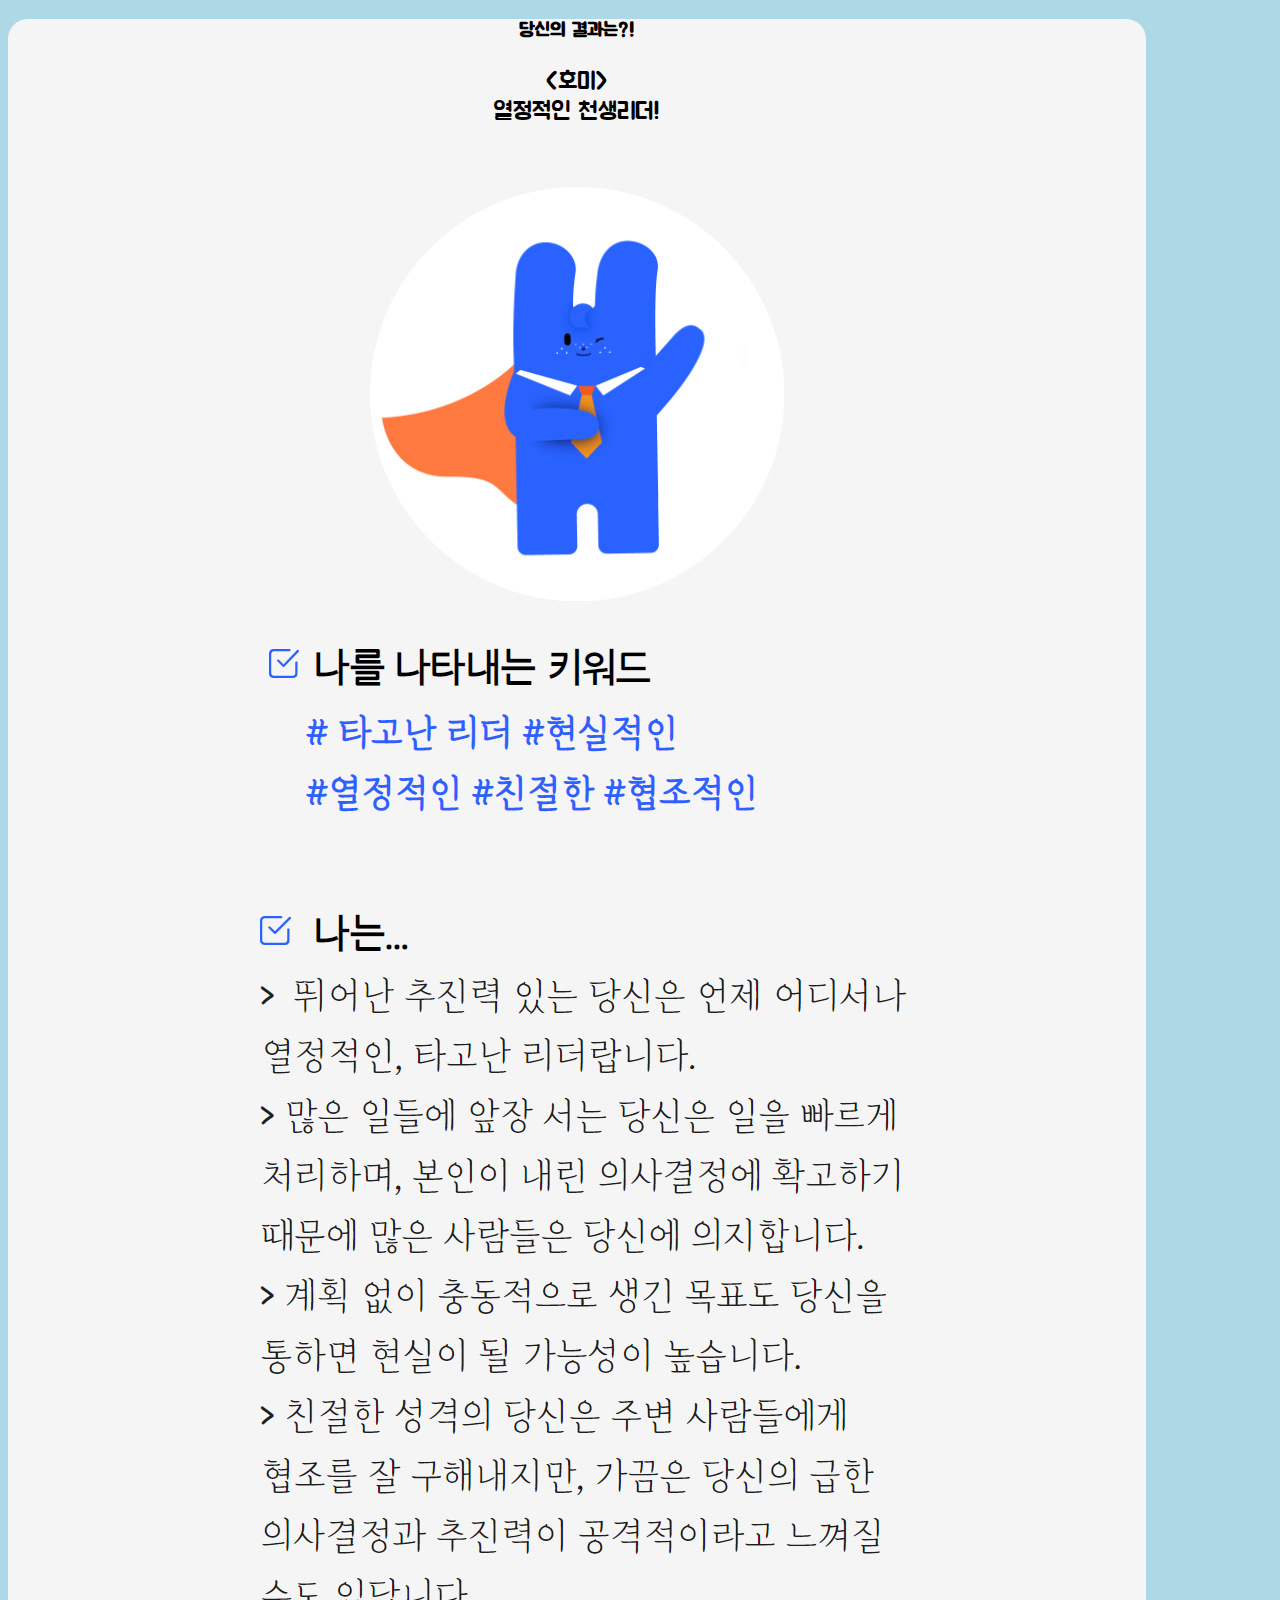
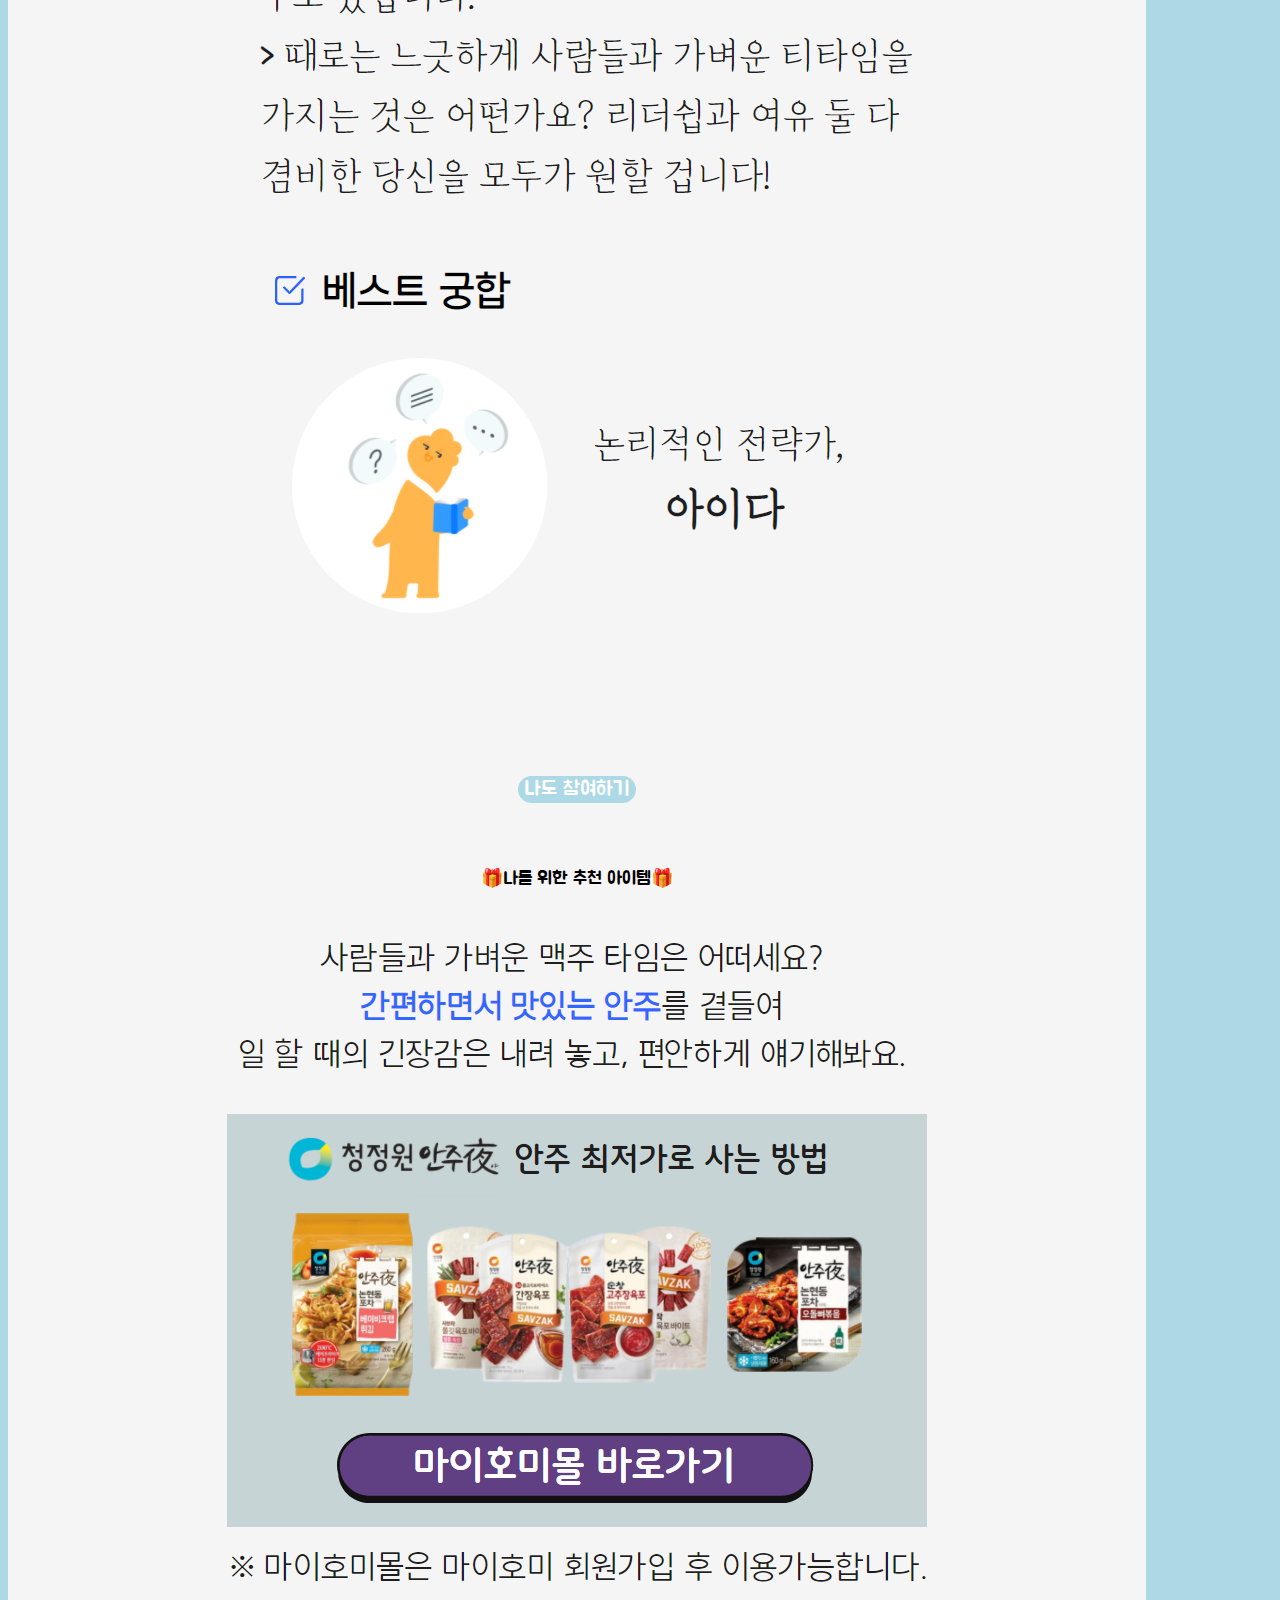
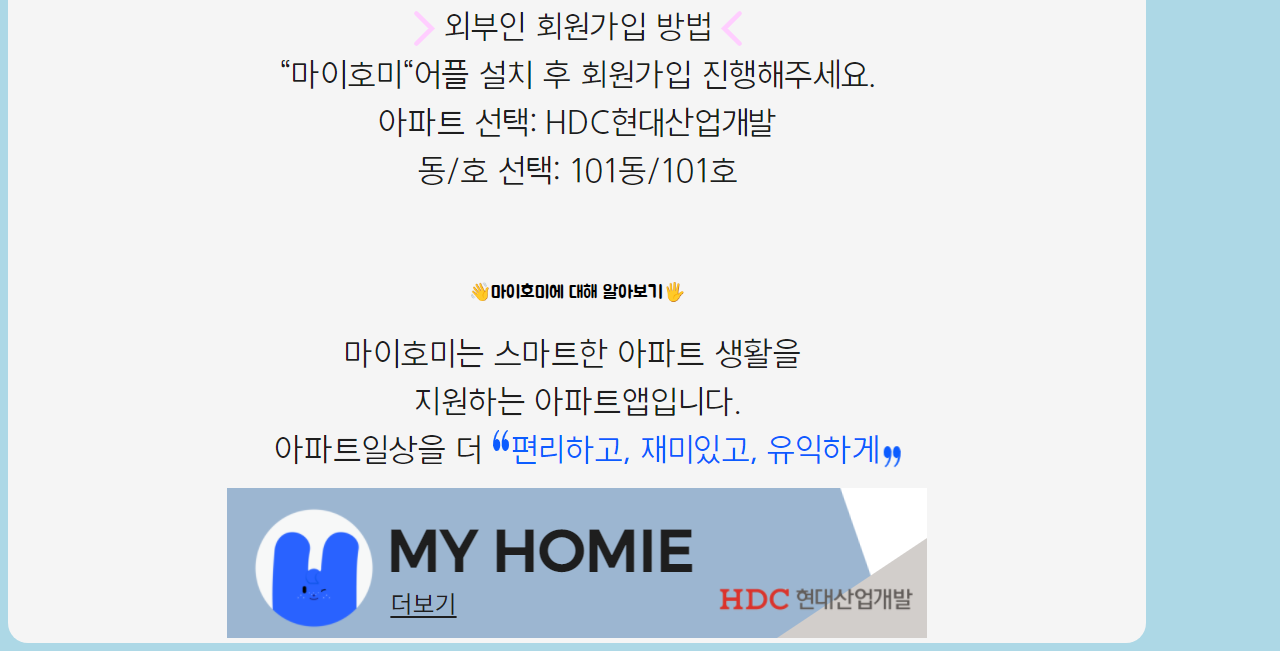
<file: page/result-4.html>
<!DOCTYPE html>
<html lang="ko" dir="ltr">
  <head>
    <!-- Google Tag Manager -->
    <script>(function(w,d,s,l,i){w[l]=w[l]||[];w[l].push({'gtm.start':
    new Date().getTime(),event:'gtm.js'});var f=d.getElementsByTagName(s)[0],
    j=d.createElement(s),dl=l!='dataLayer'?'&l='+l:'';j.async=true;j.src=
    'https://www.googletagmanager.com/gtm.js?id='+i+dl;f.parentNode.insertBefore(j,f);
    })(window,document,'script','dataLayer','GTM-5STGVCN');</script>
    <!-- End Google Tag Manager -->

    <!-- Global site tag (gtag.js) - Google Analytics -->
    <script async src="https://www.googletagmanager.com/gtag/js?id=G-BRY3FEVCN9"></script>
    <script>
      window.dataLayer = window.dataLayer || [];
      function gtag(){dataLayer.push(arguments);}
      gtag('js', new Date());

      gtag('config', 'G-BRY3FEVCN9');
    </script>

    <meta charset="utf-8">
    <title></title>
    <meta charset="utf-8">
    <meta name="viewport" content="width=device-width, initial-scale = 1">
    <meta name="author" content="Paeik">
    <meta name="keywords" content="인테리어로 알아보는 나의 성격">
    <meta name="description" content="마이호미식 MBTI가 궁금하다면?">

    <!--sns share -->
    <meta property="og:url" content="https://hdcdvp.netlify.app"/>
    <meta property="og:title" content="인테리어로 알아보는 나의 성격"/>
    <meta property="og:type" content="website"/>
    <meta property="og:image" content="../img/MainHomie.png"/>
    <meta property="og:description" content="#마이호미 #MBTI #인테리어"/>


    <!--favicon-->
    <link rel="shortcut icon" href="../img/favicon.ico">
    <link rel="apple-touch-icon-precomposed" href="../img/favicon.ico">
    <title>인테리어로 알아보는 나의 성격</title>
    <link href="https://cdn.jsdelivr.net/npm/bootstrap@5.0.0-beta2/dist/css/bootstrap.min.css" rel="stylesheet" integrity="sha384-BmbxuPwQa2lc/FVzBcNJ7UAyJxM6wuqIj61tLrc4wSX0szH/Ev+nYRRuWlolflfl" crossorigin="anonymous">
    <link rel="preconnect" href="https://fonts.gstatic.com">
    <link rel="preconnect" href="https://fonts.gstatic.com">
    <link href="https://fonts.googleapis.com/css2?family=Jua&display=swap" rel="stylesheet">
    <link rel="stylesheet" href="../css/default.css">
    <link rel="stylesheet" href="../css/result.css">
  </head>
  <body>
    <!-- Google Tag Manager (noscript) -->
    <noscript><iframe src="https://www.googletagmanager.com/ns.html?id=GTM-5STGVCN"
    height="0" width="0" style="display:none;visibility:hidden"></iframe></noscript>
    <!-- End Google Tag Manager (noscript) -->

    <section id="shareResult" class="mx-auto my-5 py-5 px-3">
      <h3 class="pt-3">당신의 결과는?!</h3>
      <div class="resultname">
        <p><호미><br/>열정적인 천생리더!</p>
      </div>
      <div id= "resultImg" class="my-3 col-lg-6 col-md-8 col-sm-10 col-12 mx-auto">
        <img src="../img/image-4.png" alt="0" class="img-fluid">
      </div>
      <div class="resultDesc">
        <p></p>
      </div>
      <script type="text/javascript">
        function moveHome(){
          location.href= "/index.html";
        }
      </script>
      <button type="button" class="gohome mt-3 py-2 px-4" onclick="js:moveHome()">나도 참여하기</button>
<!--추가설명-->
      <p style="font-size:18px">
        <br><br>🎁나를 위한 추천 아이템🎁<br>
      </p>
      <div id= "recImg" class="my-3 col-lg-6 col-md-8 col-sm-10 col-12 mx-auto">
        <img src="../img/rec-4.png" alt="0" class="img-fluid">
      </div>

      <a href="https://m.myhomie.co.kr/checkApp?returnUrl=/order/ipark?returnUrl=/Provider/MallPlan/1260" target="_blank">
        <div id= "advImg" class="my-3 col-lg-6 col-md-8 col-sm-10 col-12 mx-auto">
          <img src="../img/adv-4.png" alt="4" class="img-fluid">
        </div>
      </a>
      <div class="col-lg-6 col-md-8 col-sm-10 col-12 mx-auto">
        <img src="../img/Login.png" alt="Login" class="img-fluid">
      </div>

      <p style="font-size:18px">
        <br><br>👋마이호미에 대해 알아보기🖐<br>
      </p>
      <div class="col-lg-6 col-md-8 col-sm-10 col-12 mx-auto">
        <img src="../img/blogText.png" alt="blogText" class="img-fluid">
      </div>
      <a href="https://blog.naver.com/myhomies/222220202415" target="_blank">
        <div class="my-3 col-lg-6 col-md-8 col-sm-10 col-12 mx-auto">
          <img src="../img/blogbanner.png" alt="lastImage" class="img-fluid">
        </div>
      </a>

    </section>
  </body>
</html>
</file>
<file: css/default.css>
body{
  background-color: lightblue;
}

*{
  font-family: 'Jua', sans-serif;
}
</file>
<file: css/main.css>
#main{
  background-color: whitesmoke;
  width: 90%;
  text-align: center;
  border-radius: 20px;
}
</file>
<file: css/qna.css>
#qna{
  display: none;
}

.qBox{
  background-color: whitesmoke;
  text-align: left;
  border-radius: 20px;
  font-size: 20px;
  width: 90%;
}

.answerList{
  background-color: whitesmoke;
  border-radius: 20px;
  text-align: left;
  display: block;
  width: 90%;
  border: 0px;
  font-size: 17px;
}

.answerList:hover, .answerList:focus{
  background-color: lightblue;
  color: whitesmoke;
}

.status {
  height: 20px;
  width: 80%;
  background-color: whitesmoke;
  border-radius: 20px;
}

.statusBar {
  height: 100%;
  border-radius: 20px;
  /* Permalink - use to edit and share this gradient: https://colorzilla.com/gradient-editor/#fefcea+0,fee500+100 */
  background: rgb(254,252,234); /* Old browsers */
  background: -moz-linear-gradient(left,  rgba(254,252,234,1) 0%, rgba(254,229,0,1) 100%); /* FF3.6-15 */
  background: -webkit-linear-gradient(left,  rgba(254,252,234,1) 0%,rgba(254,229,0,1) 100%); /* Chrome10-25,Safari5.1-6 */
  background: linear-gradient(to right,  rgba(254,252,234,1) 0%,rgba(254,229,0,1) 100%); /* W3C, IE10+, FF16+, Chrome26+, Opera12+, Safari7+ */
  filter: progid:DXImageTransform.Microsoft.gradient( startColorstr='#fefcea', endColorstr='#fee500',GradientType=1 ); /* IE6-9 */

}
</file>
<file: css/animation.css>
@keyframes fadeIn {
  from {opacity: 0; }
  to {opacity: 1; }
}

@keyframes fadeOut {
  from {opacity:  1; }
  to {opacity: 0; }
}

@-webkit-keyframes fadeIn {
  from {opacity: 0; }
  to {opacity: 1; }
}

@-webkit-keyframes fadeOut {
  from {opacity: 1; }
  to {opacity: 0; }
}

.fadeIn{
  animation: fadeIn;
  animation-duration: 0.5s;
}

.fadeOut{
  animation: fadeOut;
  animation-duration: 0.5s;
}
</file>
<file: css/result.css>
#result{
  display: none;
  background-color: whitesmoke;
  width: 90%;
  text-align: center;
  border-radius: 20px;
}

#shareResult{
  background-color: whitesmoke;
  width: 90%;
  text-align: center;
  border-radius: 20px;
}

.resultname{
  font-size:  24px;
}

.resultDesc{
  font-size:  20px;
}

.kakao{
  color: white;
  background-color: 	#FEE500;
  font-size: 20px;
  border: 0px;
  border-radius: 20px;
}

.kakao:hover, .kakao:focus{
  background-color: whitesmoke;
  color: 	#FEE500;
}

.gohome{
  color: white;
  background-color: lightblue;
  font-size: 20px;
  border: 0px;
  border-radius: 20px;
}

.gohome:hover, .gohome:focus{
  background-color: whitesmoke;
  color:lightblue;
}
</file>
